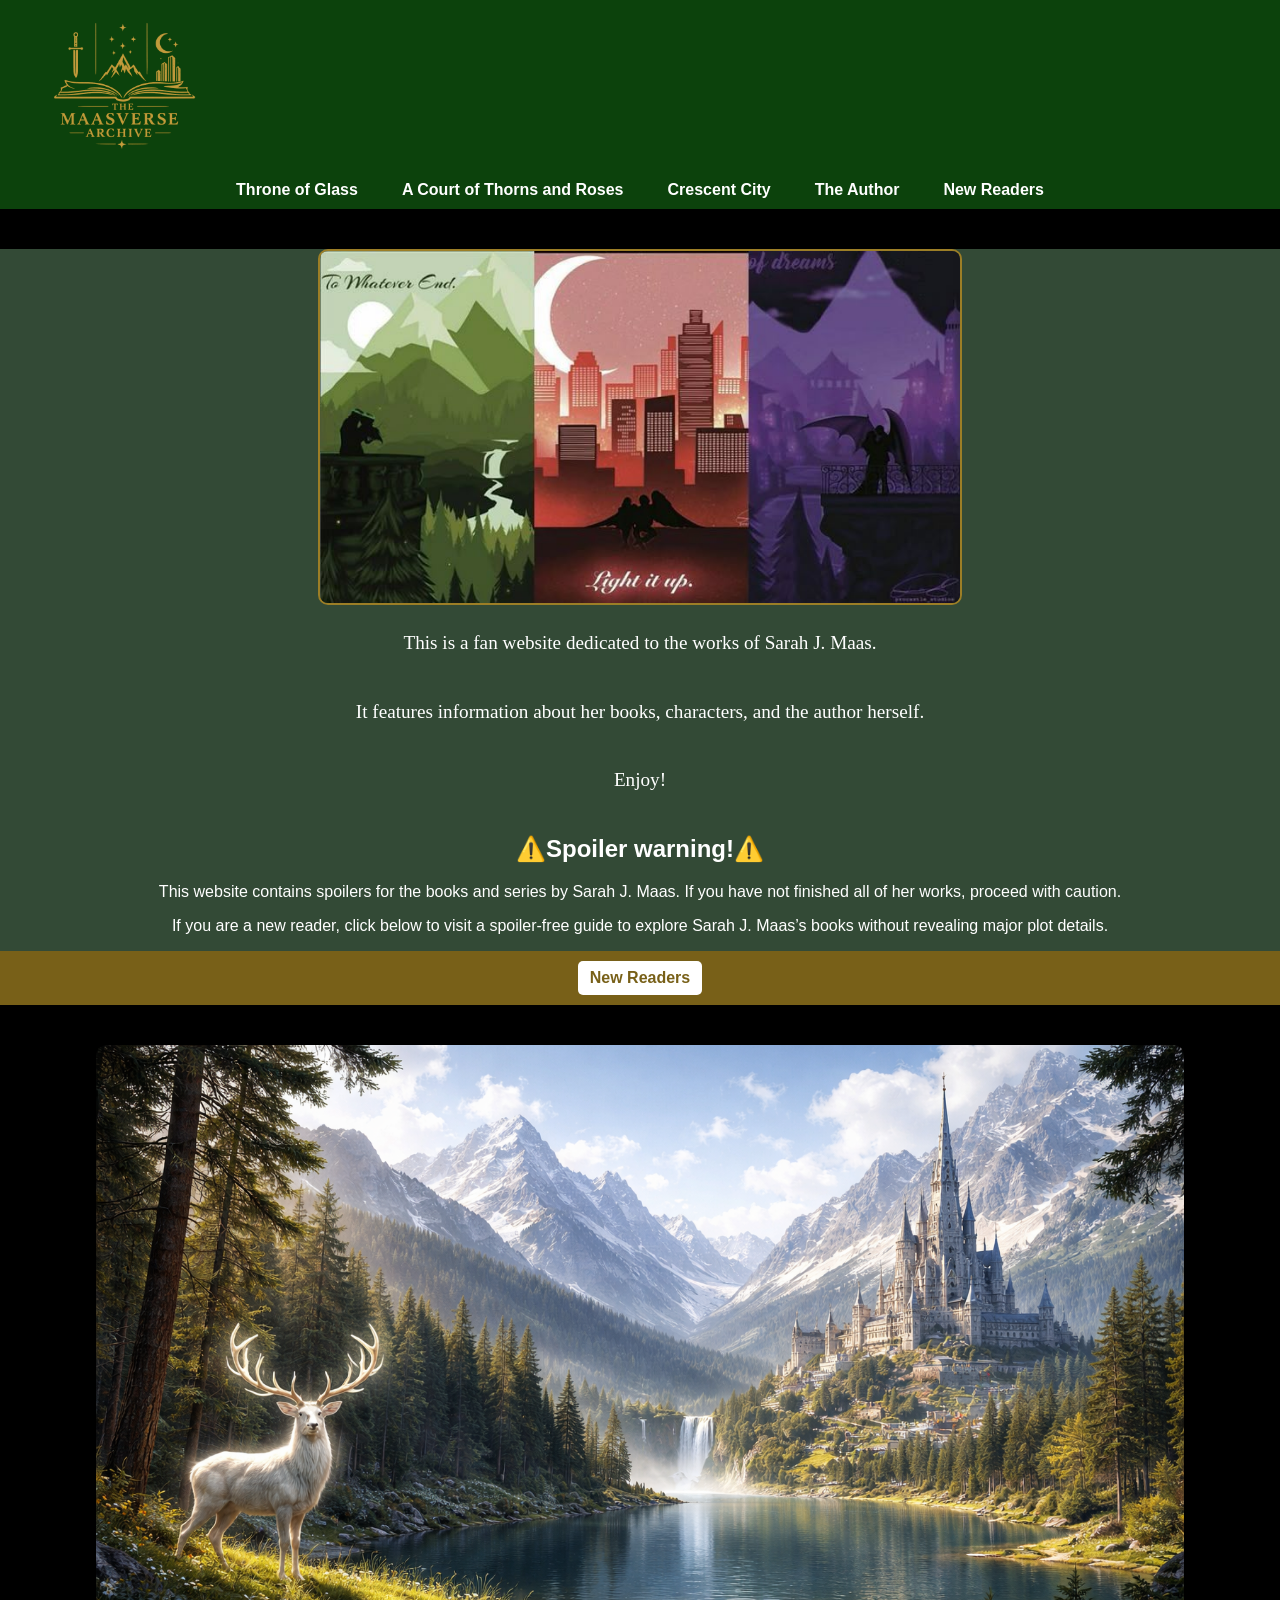
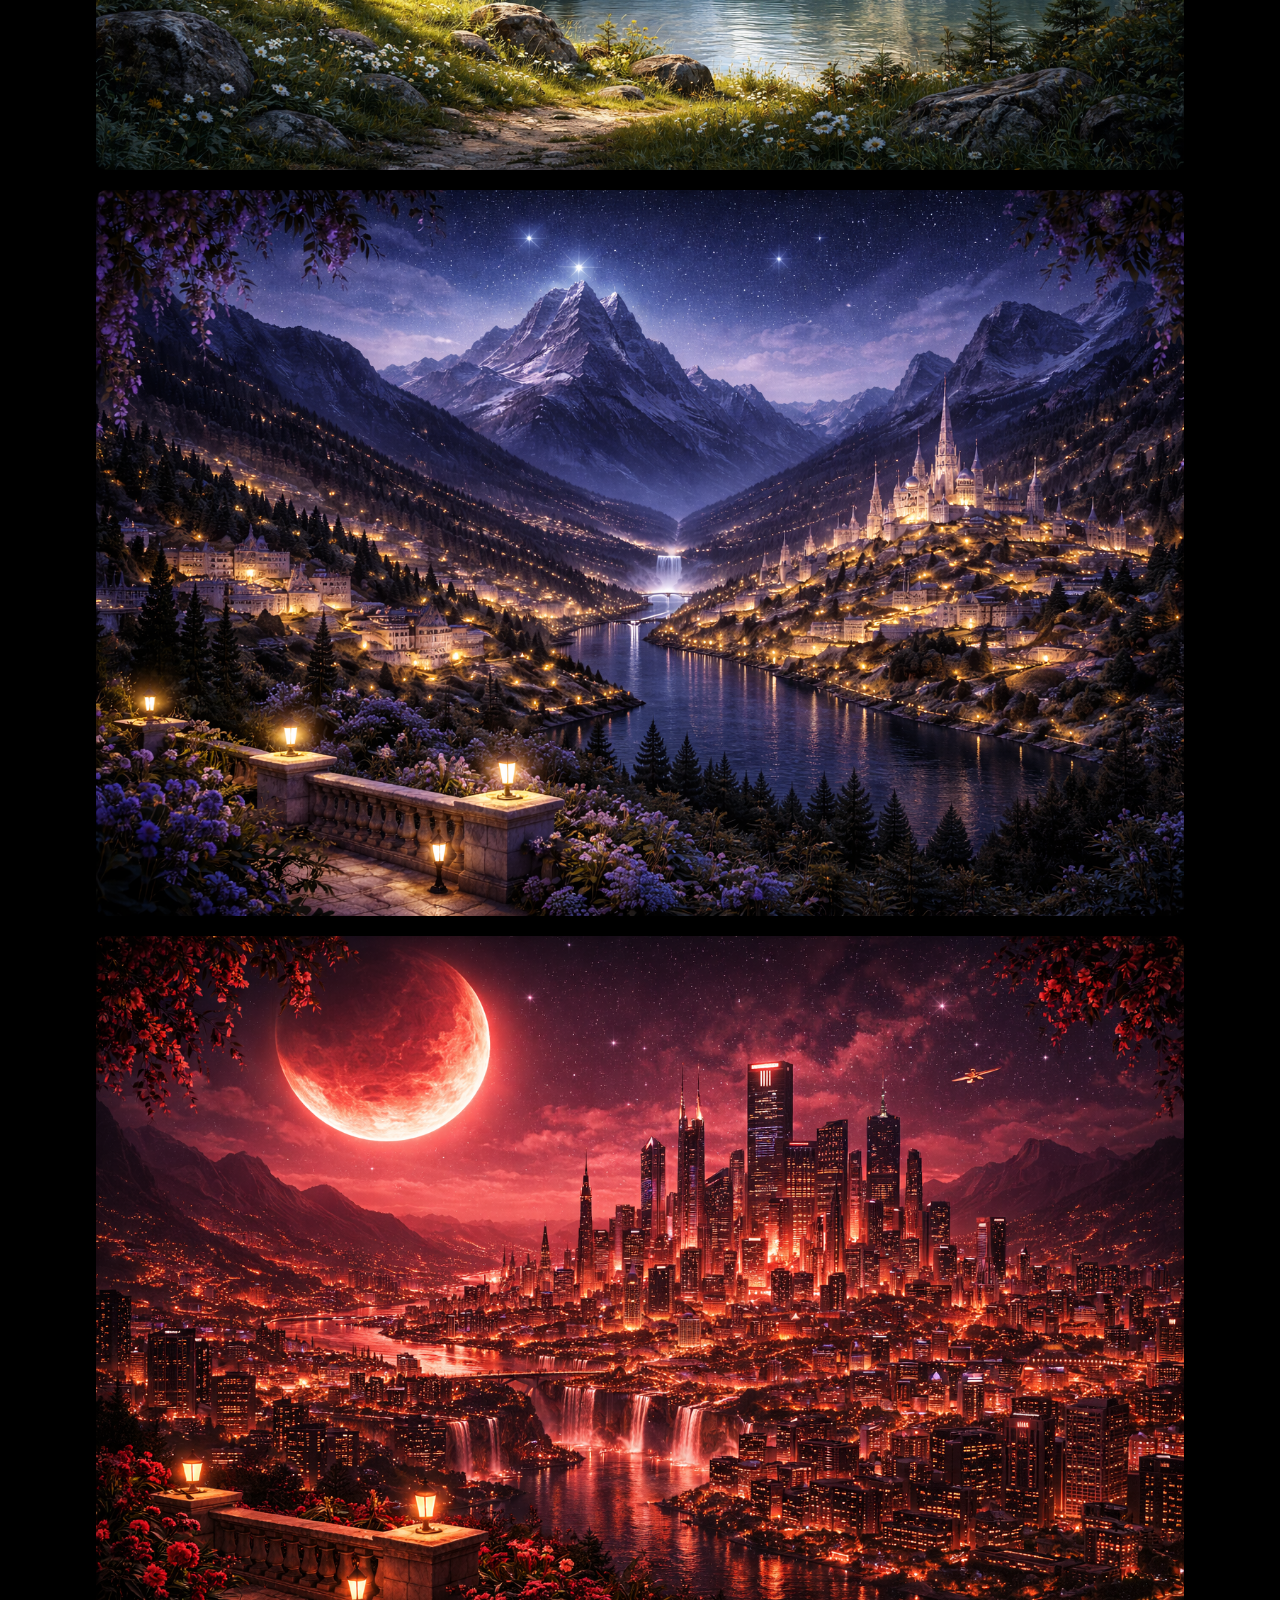
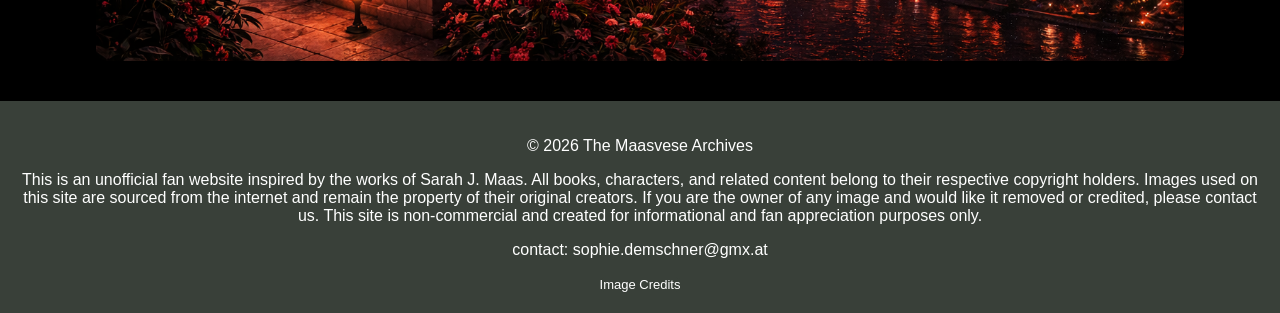
<file: index.html>
<!DOCTYPE html>
<html lang="en-US">

<head>
    <title> Sarah J Maas</title>
    <link rel="stylesheet" href="theme.css">
    <meta charset="UTF-8">
    <meta name="The Maasvese Archives"
        content="A fan website dedicated to the works of Sarah J. Maas, including Throne of Glass, A Court of Thorns and Roses, and Crescent City. Explore character profiles, book summaries, and more!">
</head>

<body>


    <header id="header">
        <a href="index.html">
            <img class="logo" src="images/logo.png" alt="logo">
        </a>
    </header>

    <nav id="navbar">
        <ul>
            <li><a href="ThronOfGlass.html">Throne of Glass</a></li>
            <li><a href="ACOTAR.html">A Court of Thorns and Roses</a></li>
            <li><a href="CrescantCity.html">Crescent City</a></li>
            <li><a href="author.html">The Author</a></li>
            <li><a href="newReaders.html">New Readers</a></li>
        </ul>
    </nav>


    <main>
        <article id="article">
            
<div class="separation"></div>
<img class="mainPic" src="images/universes.jpg" alt="main picture">
            
        <p class="infoText">This is a fan website dedicated to the works of Sarah J. Maas.</p> 
           <p class="infoText"> It features  information about her books, characters, and the author herself. </p>
            <p class="infoText">Enjoy!</p>
            <h2>⚠️Spoiler warning!⚠️</h2>
            <p>This website contains spoilers for the books and series by Sarah J. Maas. If you have not finished all of
                her works,
                proceed with caution.</p>
            <p>If you are a new reader, click below to visit a spoiler-free guide to explore Sarah J. Maas’s books
                without
                revealing major plot details. </p>
            <div id="newReaderLink">
                <a href="newReaders.html">New Readers</a>
            </div>
            <div class="separation"></div>
        </article>
        <section id="grid">
            <div class="card">
                <a href="ThronOfGlass.html">
                    <img src="images/ToGPic.png" alt="Terrasen">
                </a>
                <div id="overlaytog">
                    <a href="ThronOfGlass.html" class="Heading">Throne of Glass</a>
                </div>
            </div>

            <div class="card">
                <a href="ACOTAR.html">
                    <img src="images/ACOTARPic.png" alt="Night court">
                </a>
                <div id="overlayacotar">
                    <a href="ACOTAR.html" class="Heading">A Court of Thorns and Roses</a>
                </div>
            </div>

            <div class="card">
                <a href="CrescantCity.html">
                    <img src="images/CresenctCityPic.png" alt="Crescent City">
                </a>
                <div id="overlaycc">
                    <a href="CrescantCity.html" class="Heading">Crescent City</a>
                </div>
            </div>

        </section>
    </main>

    <div class="separation"></div>


    <footer id="footer">
        <p>© 2026 The Maasvese Archives</p>

        <p>This is an unofficial fan website inspired by the works of Sarah J. Maas. All books, characters, and related
            content belong to their respective copyright holders.

            Images used on this site are sourced from the internet and remain the property of their original creators.
            If you are the owner of any image and would like it removed or credited, please contact us.

            This site is non-commercial and created for informational and fan appreciation purposes only.</p>
        <p>contact: sophie.demschner@gmx.at</p>
        <a id="credit" href="images.html">Image Credits</a>
    </footer>


</body>

</html>
</file>
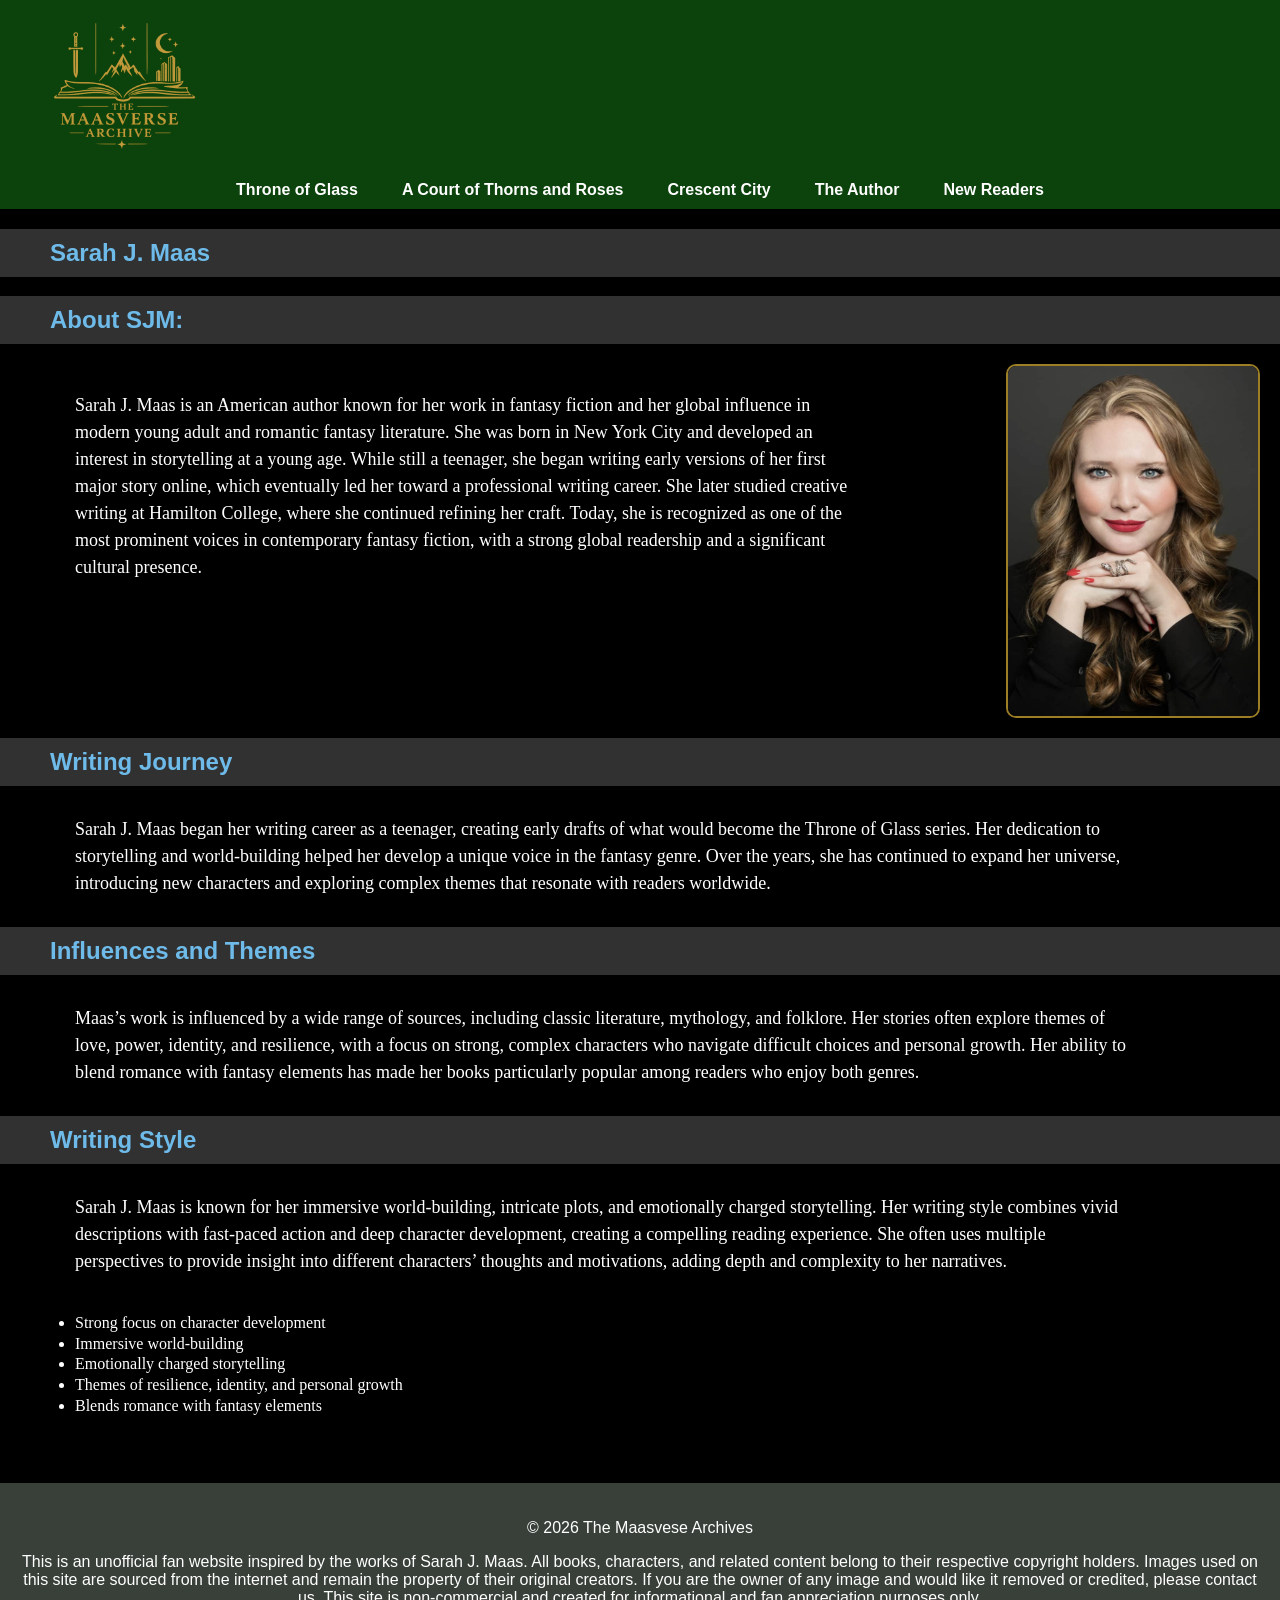
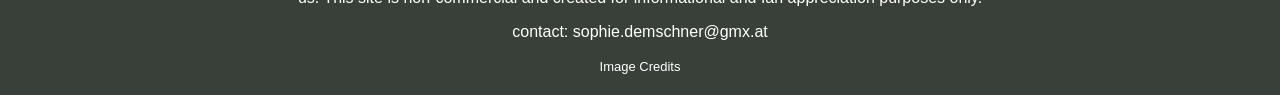
<file: author.html>
<!DOCTYPE html>
<html lang="en-US">

<head>
    <title>The Author - Sarah J. Maas</title>
    <link rel="stylesheet" href="theme.css">
    <link href="https://fonts.googleapis.com/css2?family=Tangerine&display=swap" rel="stylesheet">
    <meta charset="UTF-8">
    <meta name="The Maasvese Archives"
        content="A fan website dedicated to the works of Sarah J. Maas, including Throne of Glass, A Court of Thorns and Roses, and Crescent City. Explore character profiles, book summaries, and more!">

</head>



<body>

    <header id="header">
        <a href="index.html">
            <img class="logo" src="images/logo.png" alt="logo">
        </a>
    </header>

    <nav id="navbar">
        <ul>
            <li><a href="ThronOfGlass.html">Throne of Glass</a></li>
            <li><a href="ACOTAR.html">A Court of Thorns and Roses</a></li>
            <li><a href="CrescantCity.html">Crescent City</a></li>
            <li><a href="author.html">The Author</a></li>
            <li><a href="newReaders.html">New Readers</a></li>
        </ul>
    </nav>

    <section>

        <h1 class="authorH">Sarah J. Maas</h1>
        <h2 class=" authorH">About SJM:</h2>
        <div class="column">
            <p class="authorText">Sarah J. Maas is an American author known for her work in fantasy fiction and her
                global influence in modern young adult and romantic fantasy literature.

                She was born in New York City and developed an interest in storytelling at a young age. While still a
                teenager, she began writing early versions of her first major story online, which eventually led her
                toward a professional writing career. She later studied creative writing at Hamilton College, where she
                continued refining her craft.

                Today, she is recognized as one of the most prominent voices in contemporary fantasy fiction, with a
                strong global readership and a significant cultural presence.</p>
            <img class="pic" src="images/sarah.png" alt="Sarah J. Maas">
        </div>

        <h2 class="authorH">Writing Journey</h2>
        <p class="authorText">Sarah J. Maas began her writing career as a teenager, creating early drafts of what would
            become the Throne of Glass series. Her dedication to storytelling and world-building helped her develop a
            unique voice in the fantasy genre. Over the years, she has continued to expand her universe, introducing new
            characters and exploring complex themes that resonate with readers worldwide.</p>

        <h2 class="authorH">Influences and Themes</h2>
        <p class="authorText">Maas’s work is influenced by a wide range of sources, including classic literature,
            mythology, and folklore. Her stories often explore themes of love, power, identity, and resilience, with a
            focus on strong, complex characters who navigate difficult choices and personal growth. Her ability to blend
            romance with fantasy elements has made her books particularly popular among readers who enjoy both genres.
        </p>

        <h2 class="authorH">Writing Style</h2>
        <p class="authorText">Sarah J. Maas is known for her immersive world-building, intricate plots, and emotionally
            charged storytelling. Her writing style combines vivid descriptions with fast-paced action and deep
            character development, creating a compelling reading experience. She often uses multiple perspectives to
            provide insight into different characters’ thoughts and motivations, adding depth and complexity to her
            narratives.</p>
        <ul class="authorList">
            <li>Strong focus on character development</li>
            <li>Immersive world-building</li>
            <li>Emotionally charged storytelling</li>
            <li>Themes of resilience, identity, and personal growth</li>
            <li>Blends romance with fantasy elements</li>
        </ul>

    </section>

    <div class="separation"></div>


    <footer id="footer">
        <p>© 2026 The Maasvese Archives</p>

        <p>This is an unofficial fan website inspired by the works of Sarah J. Maas. All books, characters, and related
            content belong to their respective copyright holders.

            Images used on this site are sourced from the internet and remain the property of their original creators.
            If you are the owner of any image and would like it removed or credited, please contact us.

            This site is non-commercial and created for informational and fan appreciation purposes only.</p>
        <p>contact: sophie.demschner@gmx.at</p>
        <a id="credit" href="images.html">Image Credits</a>
    </footer>
</body>

</html>
</file>
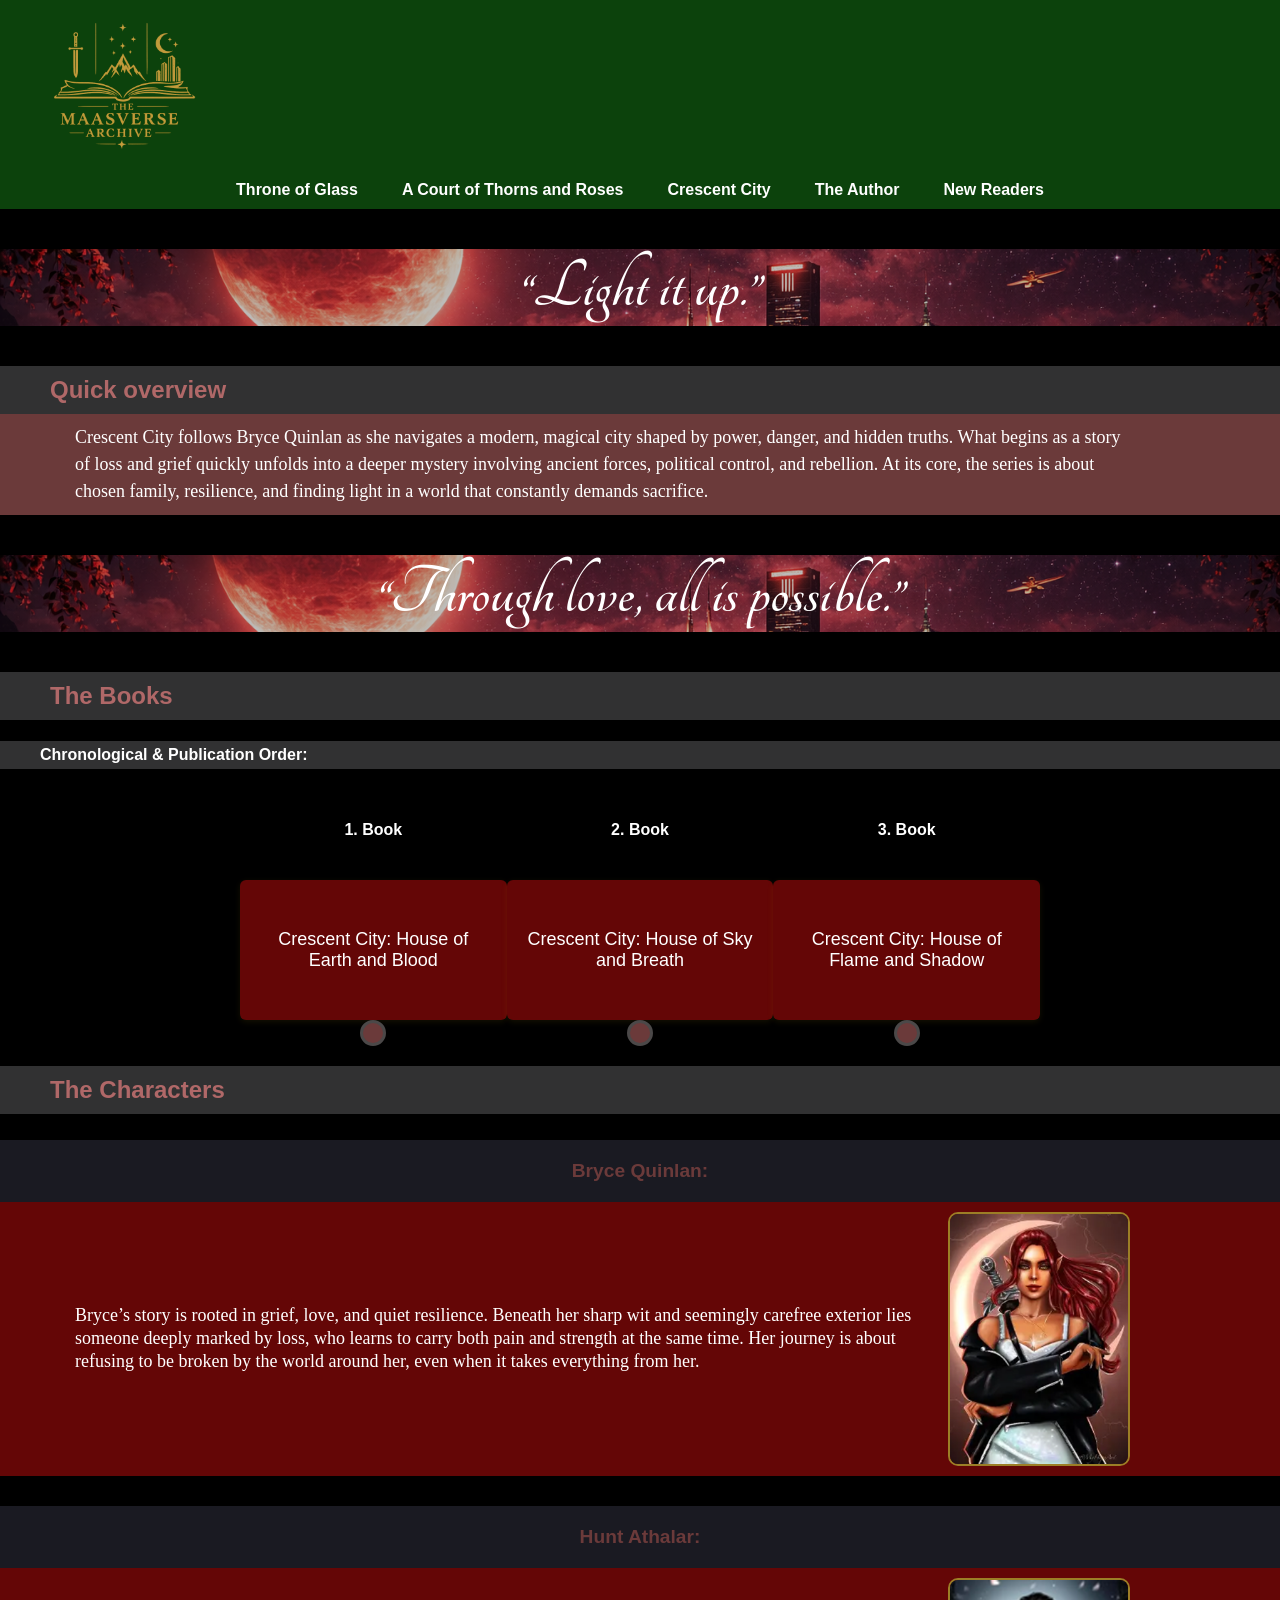
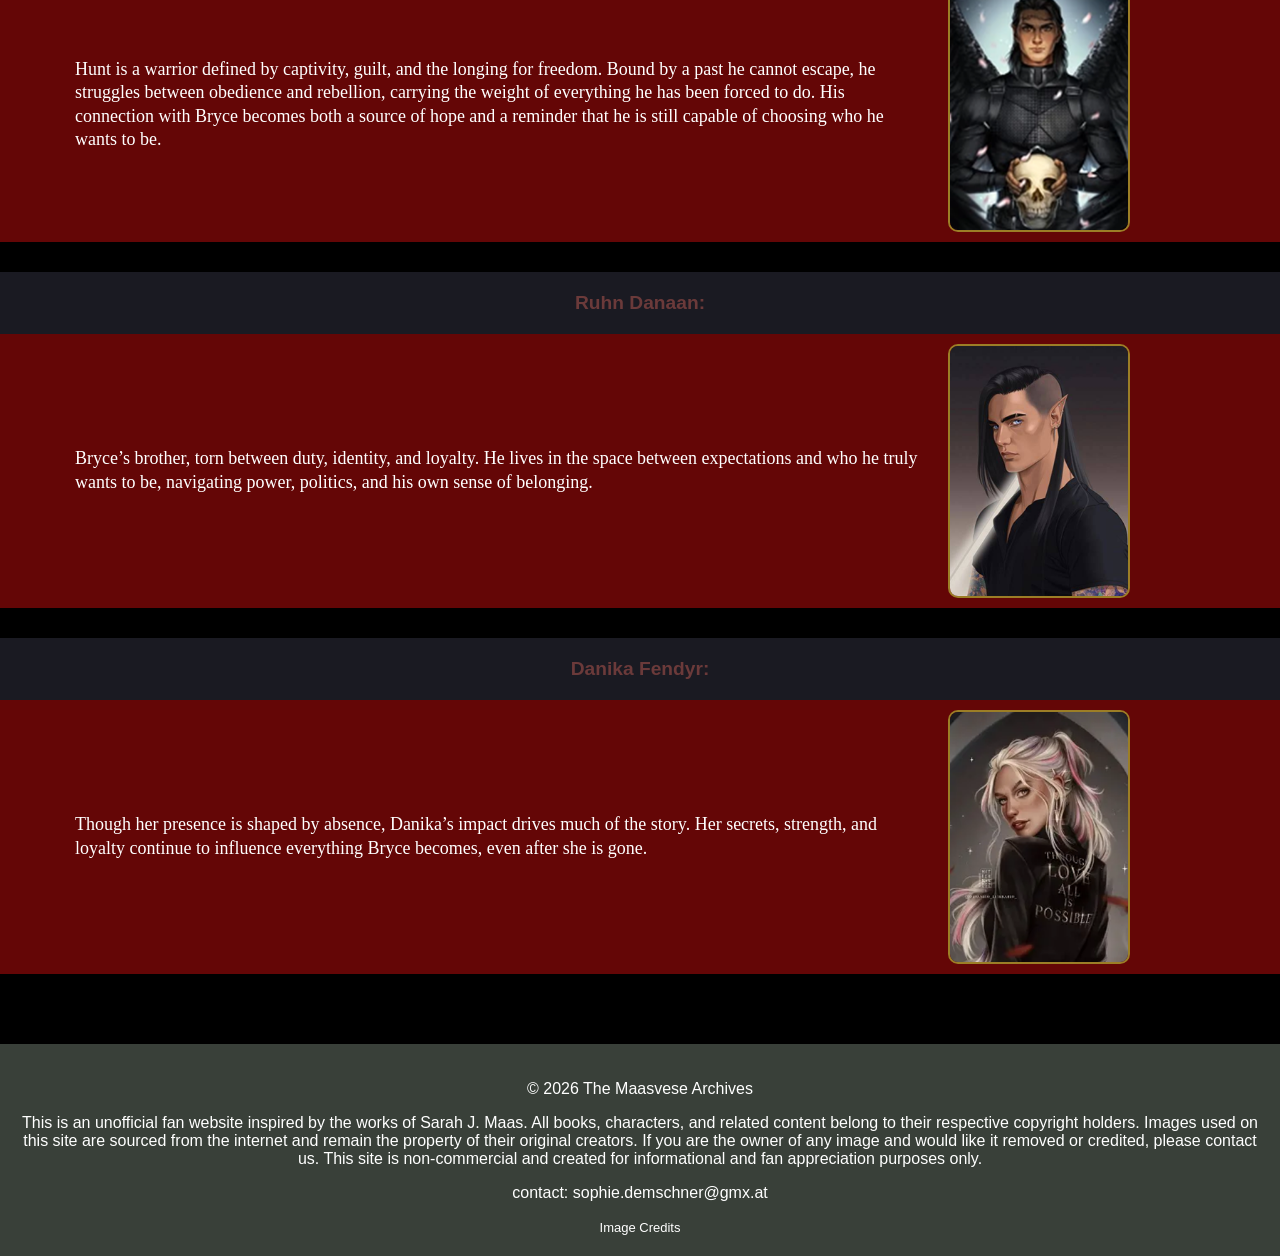
<file: CrescantCity.html>
<!DOCTYPE html>
<html lang="en-US">

<head>
    <title>Crescent City</title>
    <link rel="stylesheet" href="theme.css">
    <link href="https://fonts.googleapis.com/css2?family=Tangerine&display=swap" rel="stylesheet">
    <meta charset="UTF-8">
    <meta name="The Maasvese Archives"
        content="A fan website dedicated to the works of Sarah J. Maas, including Throne of Glass, A Court of Thorns and Roses, and Crescent City. Explore character profiles, book summaries, and more!">

</head>



<body>

    <header id="header">
        <a href="index.html">
            <img class="logo" src="images/logo.png" alt="logo">
        </a>
    </header>

    <nav id="navbar">
        <ul>
            <li><a href="ThronOfGlass.html">Throne of Glass</a></li>
            <li><a href="ACOTAR.html">A Court of Thorns and Roses</a></li>
            <li><a href="CrescantCity.html">Crescent City</a></li>
            <li><a href="author.html">The Author</a></li>
            <li><a href="newReaders.html">New Readers</a></li>
        </ul>
    </nav>

    <section>
        <h3 class="ccquote">“Light it up.”</h3>
        <h2 class="ccH">Quick overview</h2>
        <p id="ccTextOverview">Crescent City follows Bryce Quinlan as she navigates a modern, magical city shaped by
            power, danger, and hidden truths. What begins as a story of loss and grief quickly unfolds into a deeper
            mystery involving ancient forces, political control, and rebellion. At its core, the series is about chosen
            family, resilience, and finding light in a world that constantly demands sacrifice.</p>
        <h3 class="ccquote">“Through love, all is possible.”</h3>

        <h2 class="ccH">The Books</h2>
        <h4 class="order">Chronological & Publication Order: </h4>
        <div class="timelineHorizontal">
            <div class="TimelineEvent">
                <div class="eventDate">1. Book</div>
                <div class="timelineItemcc">Crescent City: House of Earth and Blood</div>
                <div class="eventDotcc"> </div>
            </div>
            <div class="TimelineEvent">
                <div class="eventDate">2. Book</div>
                <div class="timelineItemcc">Crescent City: House of Sky and Breath</div>
                <div class="eventDotcc"> </div>
            </div>
            <div class="TimelineEvent">
                <div class="eventDate">3. Book</div>
                <div class="timelineItemcc">Crescent City: House of Flame and Shadow</div>
                <div class="eventDotcc"> </div>
            </div>
        </div>


        <div>
            <h2 class="ccH">The Characters</h2>
            <div class="charactersCard">
                <h4 class="ccCharacter">Bryce Quinlan: </h4>
                <div class="boxcc">
                    <p>Bryce’s story is rooted in grief, love, and quiet resilience. Beneath her sharp wit and seemingly
                        carefree
                        exterior lies someone deeply marked by loss, who learns to carry both pain and strength at the
                        same time. Her
                        journey is about refusing to be broken by the world around her, even when it takes everything
                        from her.</p>
                    <img class="pic" src="images/bryce.png" alt="Bryce Quinlan">
                </div>
            </div>
            <div class="charactersCard">
                <h4 class="ccCharacter">Hunt Athalar: </h4>
                <div class="boxcc">
                    <p>Hunt is a warrior defined by captivity, guilt, and the longing for freedom. Bound by a past he
                        cannot escape, he
                        struggles between obedience and rebellion, carrying the weight of everything he has been forced
                        to do. His
                        connection with Bryce becomes both a source of hope and a reminder that he is still capable of
                        choosing who he
                        wants to be.</p>
                    <img class="pic" src="images/hunt.png" alt="Hunt Athalar">
                </div>
            </div>
            <div class="charactersCard">
                <h4 class="ccCharacter">Ruhn Danaan: </h4>
                <div class="boxcc">
                    <p>Bryce’s brother, torn between duty, identity, and loyalty. He lives in the space between
                        expectations and who he truly wants to be, navigating power, politics, and his own sense of
                        belonging.</p>
                    <img class="pic" src="images/ruhn.png" alt="Ruhn Danaan">
                </div>
            </div>
            <div class="charactersCard">
            </div>
        </div>
        <div class="charactersCard">
            <h4 class="ccCharacter">Danika Fendyr: </h4>
            <div class="boxcc">
                <p>Though her presence is shaped by absence, Danika’s impact drives much of the story. Her secrets,
                    strength, and loyalty continue to influence everything Bryce becomes, even after she is gone.</p>
                <img class="pic" src="images/danika.png" alt="Danika Fendyr">
            </div>
        </div>

        </div>
    </section>

    <div class="separation"></div>


    <footer id="footer">
        <p>© 2026 The Maasvese Archives</p>

        <p>This is an unofficial fan website inspired by the works of Sarah J. Maas. All books, characters, and related
            content belong to their respective copyright holders.

            Images used on this site are sourced from the internet and remain the property of their original creators.
            If you are the owner of any image and would like it removed or credited, please contact us.

            This site is non-commercial and created for informational and fan appreciation purposes only.</p>
        <p>contact: sophie.demschner@gmx.at</p>
        <a id="credit" href="images.html">Image Credits</a>
    </footer>
</body>

</html>
</file>
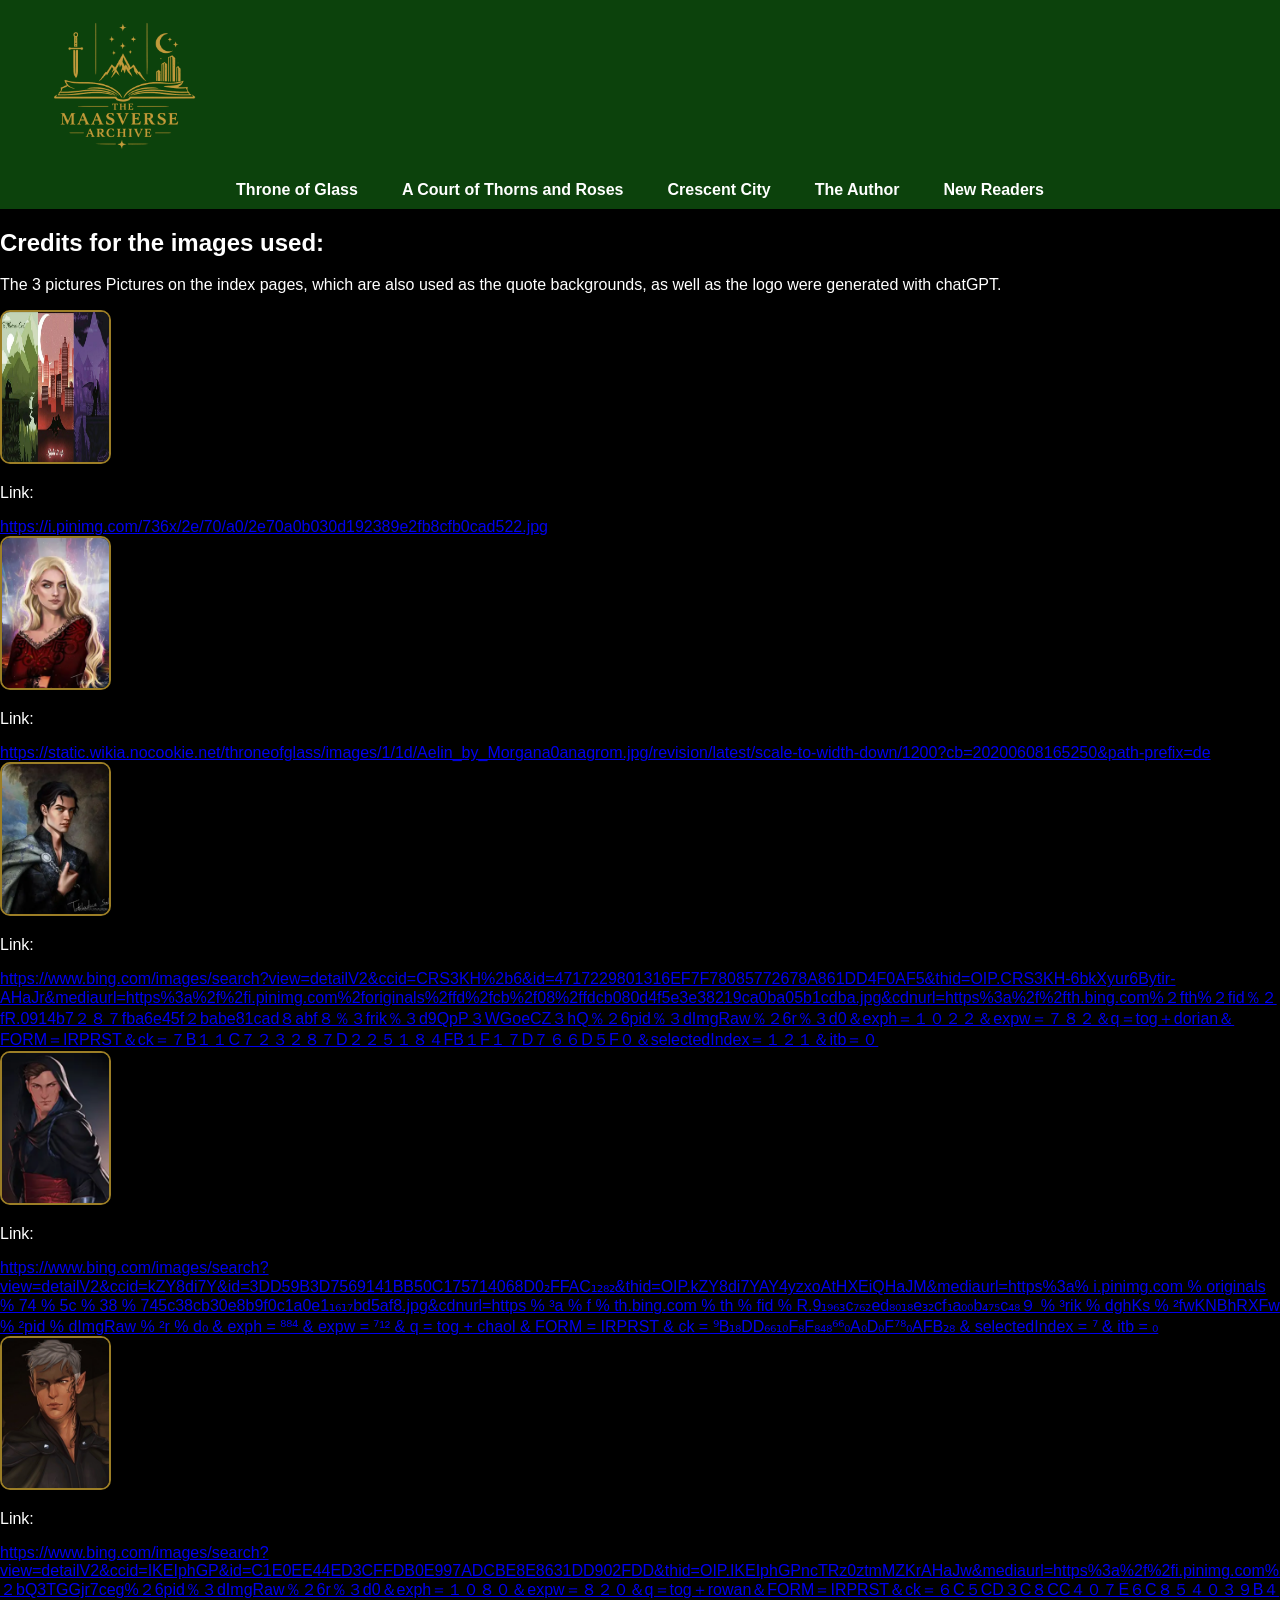
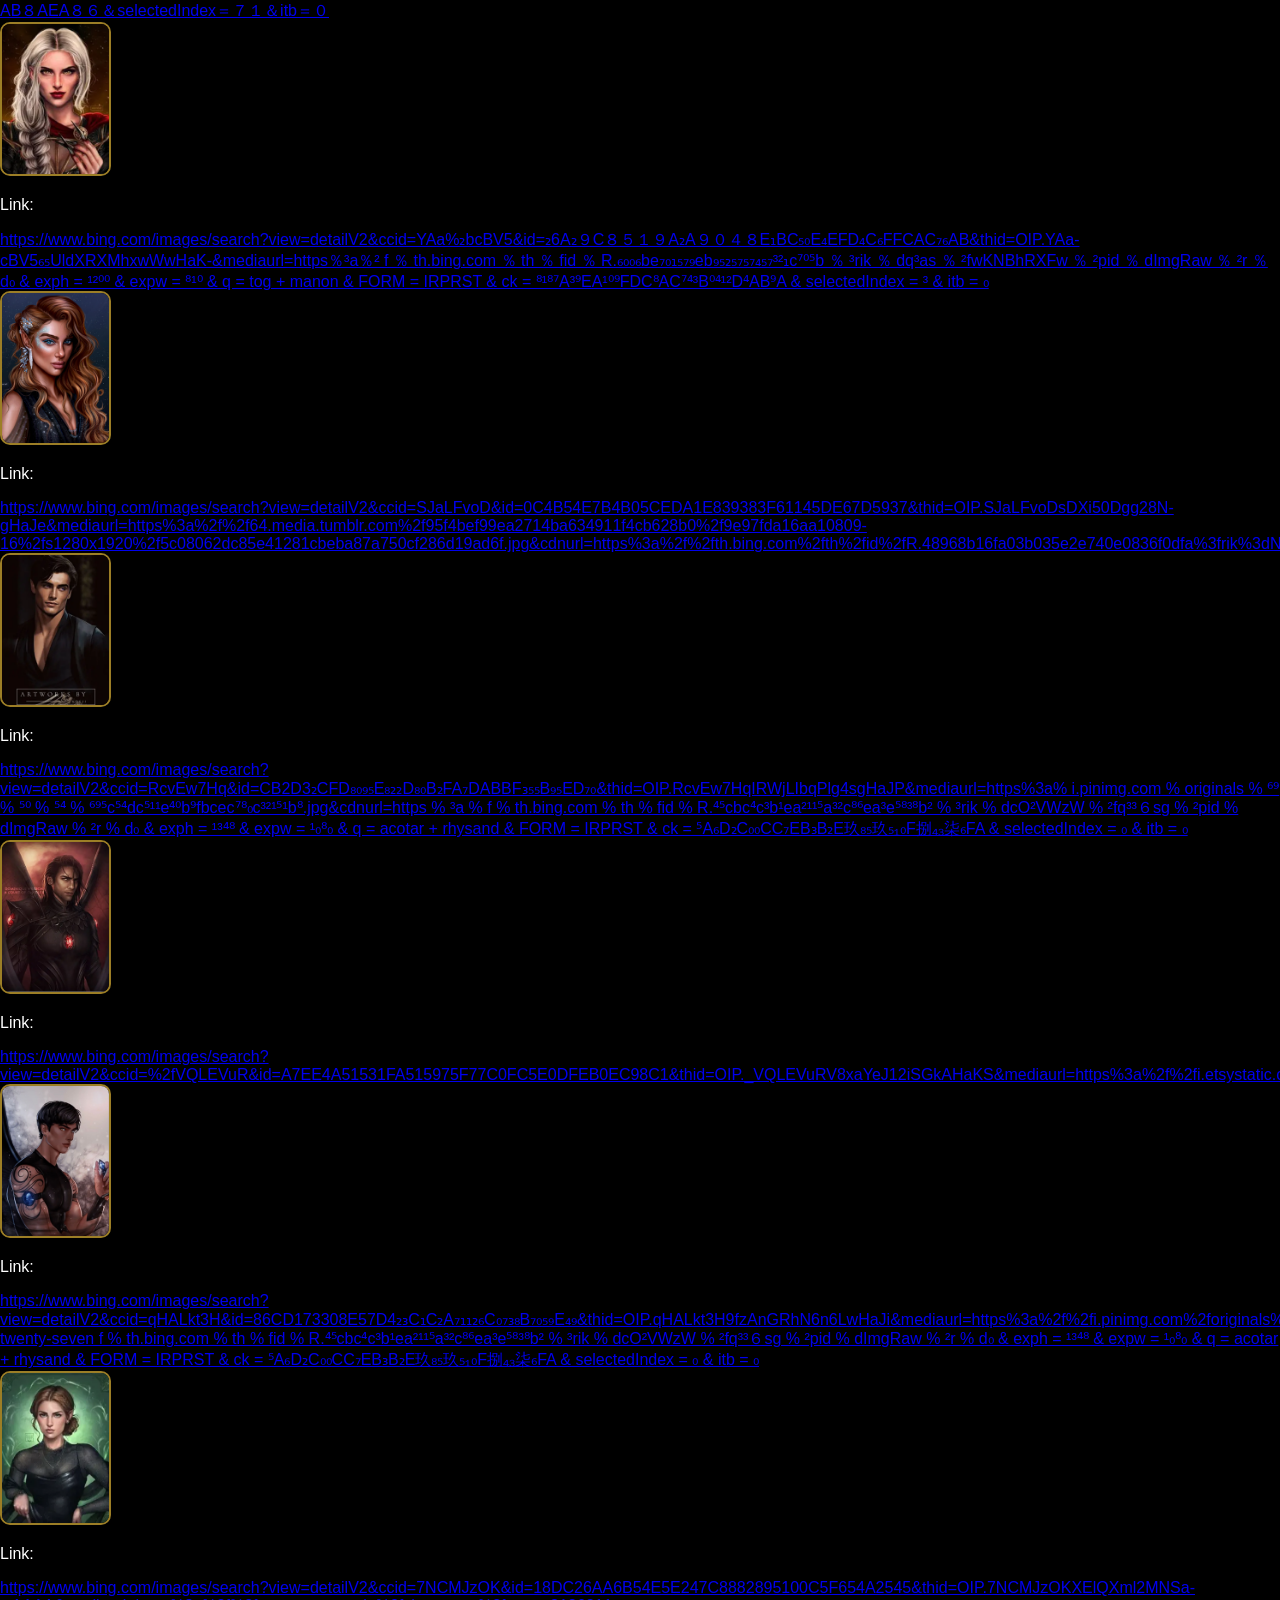
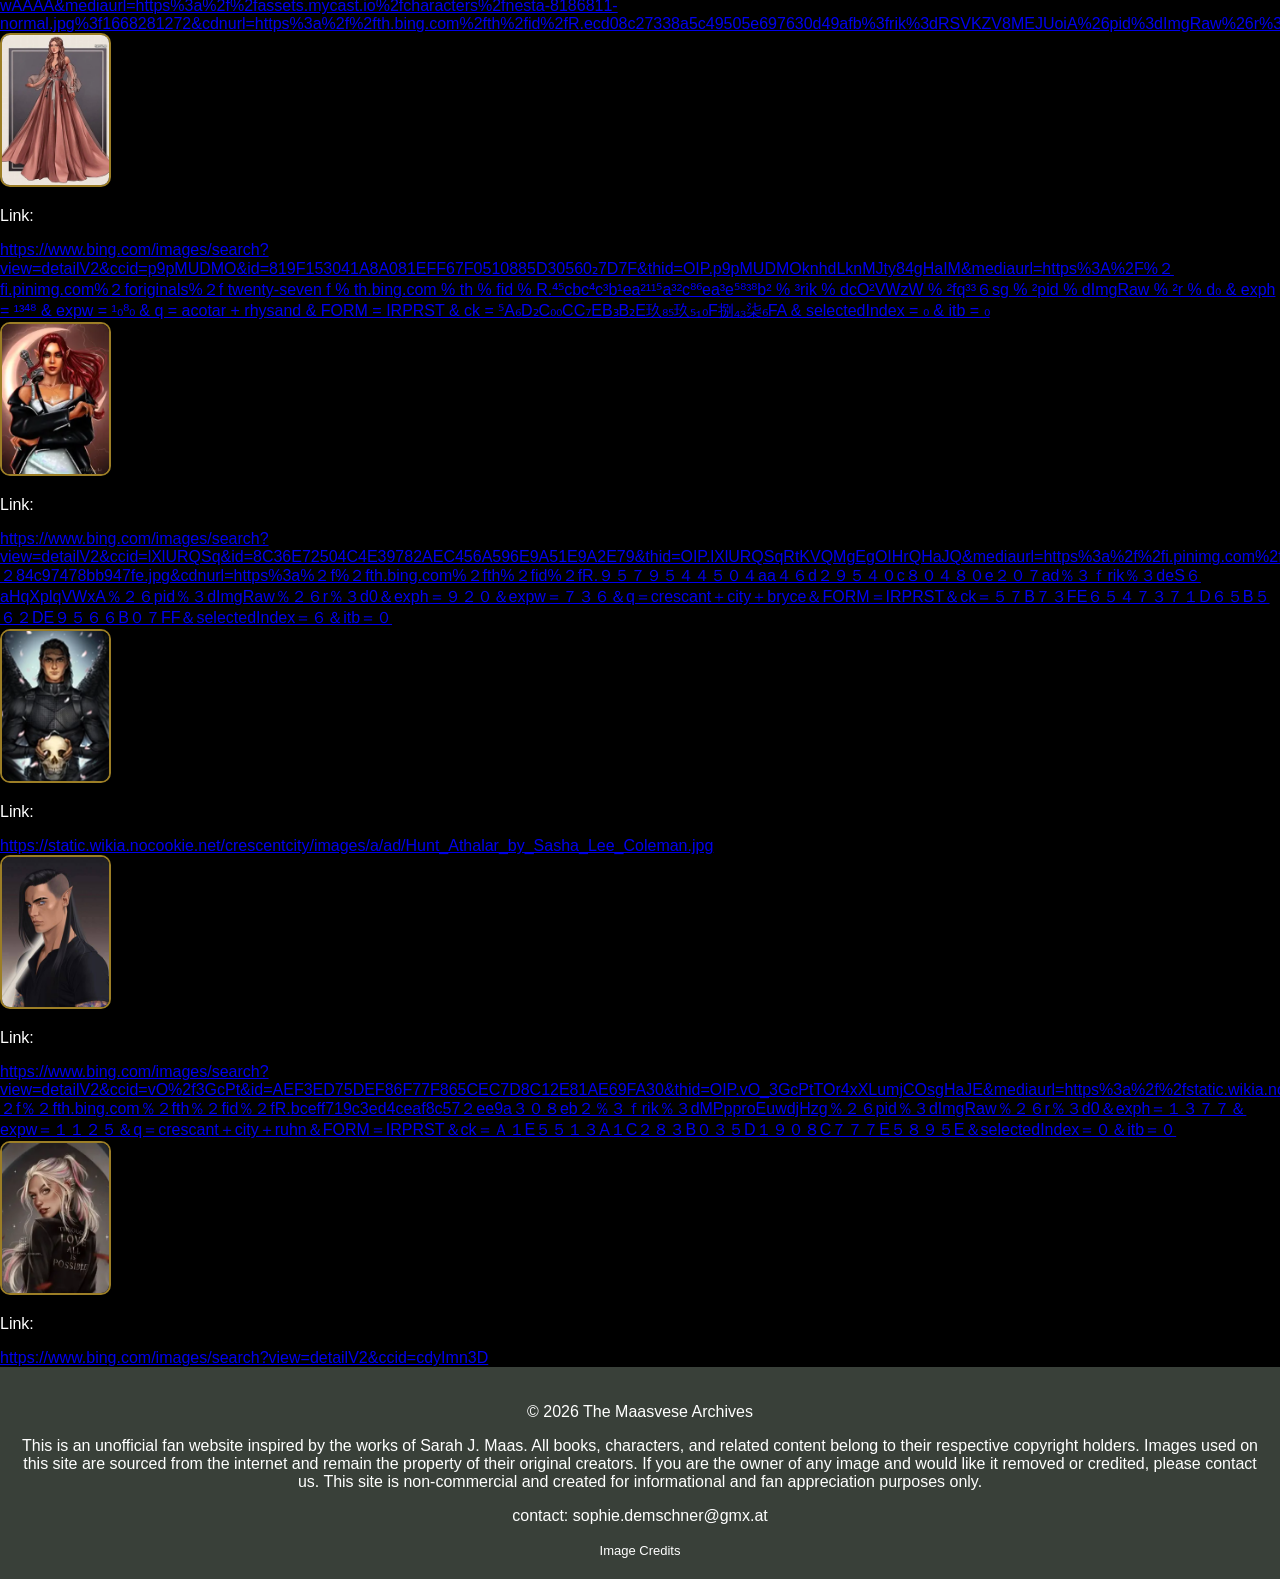
<file: images.html>
<!DOCTYPE html>
<html>

<head>
    <title> Sarah J Maas</title>
    <link rel="stylesheet" href="theme.css">
</head>
<meta charset="UTF-8">
<meta name="The Maasvese Archives"
    content="A fan website dedicated to the works of Sarah J. Maas, including Throne of Glass, A Court of Thorns and Roses, and Crescent City. Explore character profiles, book summaries, and more!">


<body>


    <header id="header">
        <a href="index.html">
            <img class="logo" src="images/logo.png" alt="logo">
        </a>
    </header>

    <nav id="navbar">
        <ul>
            <li><a href="ThronOfGlass.html">Throne of Glass</a></li>
            <li><a href="ACOTAR.html">A Court of Thorns and Roses</a></li>
            <li><a href="CrescantCity.html">Crescent City</a></li>
            <li><a href="author.html">The Author</a></li>
            <li><a href="newReaders.html">New Readers</a></li>
        </ul>
    </nav>

    <main>
        <h2>Credits for the images used: </h2>

        <section class="imageCredits">

            <div class="geneatetPic">
                <p>The 3 pictures Pictures on the index pages, which are also used as the quote backgrounds, as well as
                    the logo were generated with
                    chatGPT.</p>
            </div>
            <div class="universe"></div>
            <img class="cpic" src="images/universes.jpg" alt="universes">
            <p>Link: </p>
            <a href="https://i.pinimg.com/736x/2e/70/a0/2e70a0b030d192389e2fb8cfb0cad522.jpg"
                target="_blank">https://i.pinimg.com/736x/2e/70/a0/2e70a0b030d192389e2fb8cfb0cad522.jpg</a>
            </div>

            <div class="aelin">
                <img class="cpic" src="images/aelin.png" alt="Aelin">
                <p>Link: </p>
                <a href="https://static.wikia.nocookie.net/throneofglass/images/1/1d/Aelin_by_Morgana0anagrom.jpg/revision/latest/scale-to-width-down/1200?cb=20200608165250&path-prefix=de"
                    target="_blank">https://static.wikia.nocookie.net/throneofglass/images/1/1d/Aelin_by_Morgana0anagrom.jpg/revision/latest/scale-to-width-down/1200?cb=20200608165250&path-prefix=de</a>
            </div>
            <div class="dorian">
                <img class="cpic" src="images/dorian.png" alt="Dorian">
                <p>Link: </p>
                <a href="https://www.bing.com/images/search?view=detailV2&ccid=CRS3KH%2b6&id=4717229801316EF7F78085772678A861DD4F0AF5&thid=OIP.CRS3KH-6bkXyur6Bytir-AHaJr&mediaurl=https%3a%2f%2fi.pinimg.com%2foriginals%2ffd%2fcb%2f08%2ffdcb080d4f5e3e38219ca0ba05b1cdba.jpg&cdnurl=https%3a%2f%2fth.bing.com%2fth%2fid%2fR.0914b7287fba6e45f2babe81cad8abf8%3frik%3d9QpP3WGoeCZ3hQ%26pid%3dImgRaw%26r%3d0&exph=1022&expw=782&q=tog+dorian&FORM=IRPRST&ck=7B11C723287D225184FB1F17D766D5F0&selectedIndex=121&itb=0"
                    target="_blank">https://www.bing.com/images/search?view=detailV2&ccid=CRS3KH%2b6&id=4717229801316EF7F78085772678A861DD4F0AF5&thid=OIP.CRS3KH-6bkXyur6Bytir-AHaJr&mediaurl=https%3a%2f%2fi.pinimg.com%2foriginals%2ffd%2fcb%2f08%2ffdcb080d4f5e3e38219ca0ba05b1cdba.jpg&cdnurl=https%3a%2f%2fth.bing.com%２fth%２fid％２fR.0914b7２８７fba6e45f２babe81cad８abf８％３frik％３d9QpP３WGoeCZ３hQ％２6pid％３dImgRaw％２6r％３d0＆exph＝１０２２＆expw＝７８２＆q＝tog＋dorian＆FORM＝IRPRST＆ck＝７B１１C７２３２８７D２２５１８４FB１F１７D７６６D５F０＆selectedIndex＝１２１＆itb＝０</a>
            </div>
            <div class="chaol">
                <img class="cpic" src="images/chaol.png" alt="Chaol">
                <p>Link: </p>
                <a href="https://www.bing.com/images/search?view=detailV2&ccid=kZY8di7Y&id=3DD59B3D7569141BB50C175714068D0₂FFAC₁₂₈₂&thid=OIP.kZY8di7YAY4yzxoAtHXEiQHaJM&mediaurl=https%3a%  i.pinimg.com % originals %  74 %  5c %  38 %  745c38cb30e8b9f0c1a0e1₁₆₁₇bd5af8.jpg&cdnurl=https %  ³a %  f %  th.bing.com %  th %  fid %  R.9₁₉₆₃c₇₆₂ed₈₀₁₈e₃₂cf₁a₀₀b₄₇₅c₄₈９ % ³rik %  dghKs %  ²fwKNBhRXFw %  ²pid %  dImgRaw %  ²r %  d₀ & exph = ⁸⁸⁴ & expw = ⁷¹² & q = tog + chaol & FORM = IRPRST & ck = ⁹B₁₈DD₆₆₁₀F₈F₈₄₈⁶⁶₀A₀D₀F⁷⁸₀AFB₂₈ & selectedIndex = ⁷ & itb = ₀ "
                    target="_blank ">https://www.bing.com/images/search?view=detailV2&ccid=kZY8di7Y&id=3DD59B3D7569141BB50C175714068D0₂FFAC₁₂₈₂&thid=OIP.kZY8di7YAY4yzxoAtHXEiQHaJM&mediaurl=https%3a%
                    i.pinimg.com % originals % 74 % 5c % 38 % 745c38cb30e8b9f0c1a0e1₁₆₁₇bd5af8.jpg&cdnurl=https % ³a % f
                    % th.bing.com % th % fid % R.9₁₉₆₃c₇₆₂ed₈₀₁₈e₃₂cf₁a₀₀b₄₇₅c₄₈９ % ³rik % dghKs % ²fwKNBhRXFw % ²pid %
                    dImgRaw % ²r % d₀ & exph = ⁸⁸⁴ & expw = ⁷¹² & q = tog + chaol & FORM = IRPRST & ck =
                    ⁹B₁₈DD₆₆₁₀F₈F₈₄₈⁶⁶₀A₀D₀F⁷⁸₀AFB₂₈ & selectedIndex = ⁷ & itb = ₀ </a>
            </div>
            <div class="rowan">
                <img class="cpic" src="images/rowan.png" alt="Rowan">
                <p>Link: </p>
                <a href="https://www.bing.com/images/search?view=detailV2&ccid=IKEIphGP&id=C1E0EE44ED3CFFDB0E997ADCBE8E8631DD902FDD&thid=OIP.IKEIphGPncTRz0ztmMZKrAHaJw&mediaurl=https%3a%2f%2fi.pinimg.com%2foriginals%2f75%2fa4%2ff1%2f75a4f1690665df890c9ec381a58f787f.jpg&cdnurl=https%3a%2f%2fth.bing.com%2fth%2fid%2fR.20a108a6118f9dc4d1cf4ced98c64aac%3frik%3d3S%252bQ3TGGjr7ceg%26pid%3dImgRaw%26r%3d0&exph=1080&expw=820&q=tog+rowan&FORM=IRPRST&ck=6C5CD3C8CC407E6C854039B4AB8AEA86&selectedIndex=71&itb=0"
                    target="_blank">https://www.bing.com/images/search?view=detailV2&ccid=IKEIphGP&id=C1E0EE44ED3CFFDB0E997ADCBE8E8631DD902FDD&thid=OIP.IKEIphGPncTRz0ztmMZKrAHaJw&mediaurl=https%3a%2f%2fi.pinimg.com%2foriginals%2f75%2fa4%2ff1%2f75a4f1690665df890c9ec381a58f787f.jpg&cdnurl=https%3a%2f%2fth.bing.com%2fth%2fid%2fR.20a108a6118f9dc4d1cf4ced98c64aac%3frik%3d3S%25２bQ3TGGjr7ceg%２6pid％３dImgRaw％２6r％３d0＆exph＝１０８０＆expw＝８２０＆q＝tog＋rowan＆FORM＝IRPRST＆ck＝６C５CD３C８CC４０７E６C８５４０３９B４AB８AEA８６＆selectedIndex＝７１＆itb＝０</a>
            </div>
            <div class="manon">
                <img class="cpic" src="images/manon.png" alt="Manon">
                <p>Link: </p>
                <a href="https://www.bing.com/images/search?view=detailV2&ccid=YAa%２bcBV5&id=２6A２９C８５１９A２A９０４８E１BC５０E４EFD４C６FFCAC７６AB&thid=OIP.YAa-cBV5６５UldXRXMhxwWwHaK-&mediaurl=https％３a％２f％２fi.pinimg.com％２foriginals％２f４８％２fac％２f６９％２f４８ac６９０ad７fad７e０２０ed８０cb５b４f０６３２.jpg&cdnurl=https％３a％２f％２fth.bing.com％２fth％２fid％２fR.６００６be７０１５７９eb９５２５７５７４５７３２１c７０５b％３frik％３dq３as％２５２ｆG９M％２５２ｆU４OxQ％２6pid％３dImgRaw％２6r％３d₀＆exph＝１２０₀＆expw＝８１₀＆q＝tog＋manon＆FORM＝IRPRST＆ck＝８１８７A３９EA１₀９FDC８AC７４３B₀４１₂D４AB９A＆selectedIndex＝３＆itb＝₀"
                    target="_blank">https://www.bing.com/images/search?view=detailV2&ccid=YAa%₂bcBV5&id=₂6A₂９C８５１９A₂A９０４８E₁BC₅₀E₄EFD₄C₆FFCAC₇₆AB&thid=OIP.YAa-cBV5₆₅UldXRXMhxwWwHaK-&mediaurl=https％³a％²
                    f ％ th.bing.com ％ th ％ fid ％ R.₆₀₀₆be₇₀₁₅₇₉eb₉₅₂₅₇₅₇₄₅₇³²₁c⁷⁰⁵b ％ ³rik ％ dq³as ％ ²fwKNBhRXFw ％ ²pid
                    ％ dImgRaw ％ ²r ％ d₀ & exph = ¹²⁰⁰ & expw = ⁸¹⁰ & q = tog + manon & FORM = IRPRST & ck =
                    ⁸¹⁸⁷A³⁹EA¹⁰⁹FDC⁸AC⁷⁴³B⁰⁴¹²D⁴AB⁹A & selectedIndex = ³ & itb = ₀</a>
            </div>
            <div class="feyre">
                <img class="cpic" src="images/feyre.png" alt="Feyre">
                <p>Link: </p>
                <a href="https://www.bing.com/images/search?view=detailV2&ccid=SJaLFvoD&id=0C4B54E7B4B05CEDA1E839383F61145DE67D5937&thid=OIP.SJaLFvoDsDXi50Dgg28N-gHaJe&mediaurl=https%3a%2f%2f64.media.tumblr.com%2f95f4bef99ea2714ba634911f4cb628b0%2f9e97fda16aa10809-16%2fs1280x1920%2f5c08062dc85e41281cbeba87a750cf286d19ad6f.jpg&cdnurl=https%3a%2f%2fth.bing.com%2fth%2fid%2fR.48968b16fa03b035e2e740e0836f0dfa%3frik%3dN1l95l0UYT84OQ%26pid%3dImgRaw%26r%3d0&exph=1638&expw=1280&q=acotar+feyre&FORM=IRPRST&ck=9693FBBDFBBDAA6FF4F18673B7836290&selectedIndex=107&itb=0"
                    target="_blank">https://www.bing.com/images/search?view=detailV2&ccid=SJaLFvoD&id=0C4B54E7B4B05CEDA1E839383F61145DE67D5937&thid=OIP.SJaLFvoDsDXi50Dgg28N-gHaJe&mediaurl=https%3a%2f%2f64.media.tumblr.com%2f95f4bef99ea2714ba634911f4cb628b0%2f9e97fda16aa10809-16%2fs1280x1920%2f5c08062dc85e41281cbeba87a750cf286d19ad6f.jpg&cdnurl=https%3a%2f%2fth.bing.com%2fth%2fid%2fR.48968b16fa03b035e2e740e0836f0dfa%3frik%3dN1l95l0UYT84OQ%26pid%3dImgRaw%26r%3d0&exph=1638&expw=1280&q=acotar+feyre&FORM=IRPRST&ck=9693FBBDFBBDAA6FF4F18673B7836290&selectedIndex=107&itb=0</a>
            </div>
            <div class="rhysand">
                <img class="cpic" src="images/rhys.png" alt="Rhysand">
                <p>Link: </p>
                <a href="https://www.bing.com/images/search?view=detailV2&ccid=RcvEw7Hq&id=CB2D3₂CFD₈₀₉₅E₈₂₂D₈₀B₂FA₇DABBF₃₅₅B₉₅ED₇₀&thid=OIP.RcvEw7HqIRWjLIbqPlg4sgHaJP&mediaurl=https%3a%  i.pinimg.com % originals %  ⁶⁹ %  ⁵⁰ %  ⁵⁴ %  ⁶⁹⁵c⁵⁴dc⁵¹¹e⁴⁰b⁹fbcec⁷⁸₀c³²¹⁵¹b⁸.jpg&cdnurl=https %  ³a %  f %  th.bing.com %  th %  fid %  R.⁴⁵cbc⁴c³b¹ea²¹¹⁵a³²c⁸⁶ea³e⁵⁸³⁸b² % ³rik %  dcO²VWzW %  ²fq³³６sg %  ²pid %  dImgRaw %  ²r %  d₀ & exph = ¹³⁴⁸ & expw = ¹₀⁸₀ & q = acotar + rhysand & FORM = IRPRST & ck = ⁵A₆D₂C₀₀CC₇EB₃B₂E玖₈₅玖₅₁₀F捌₄₃柒₆FA & selectedIndex = ₀ & itb = ₀"
                    target="_blank">https://www.bing.com/images/search?view=detailV2&ccid=RcvEw7Hq&id=CB2D3₂CFD₈₀₉₅E₈₂₂D₈₀B₂FA₇DABBF₃₅₅B₉₅ED₇₀&thid=OIP.RcvEw7HqIRWjLIbqPlg4sgHaJP&mediaurl=https%3a%
                    i.pinimg.com % originals % ⁶⁹ % ⁵⁰ % ⁵⁴ % ⁶⁹⁵c⁵⁴dc⁵¹¹e⁴⁰b⁹fbcec⁷⁸₀c³²¹⁵¹b⁸.jpg&cdnurl=https % ³a % f
                    % th.bing.com % th % fid % R.⁴⁵cbc⁴c³b¹ea²¹¹⁵a³²c⁸⁶ea³e⁵⁸³⁸b² % ³rik % dcO²VWzW % ²fq³³６sg % ²pid %
                    dImgRaw % ²r % d₀ & exph = ¹³⁴⁸ & expw = ¹₀⁸₀ & q = acotar + rhysand & FORM = IRPRST & ck =
                    ⁵A₆D₂C₀₀CC₇EB₃B₂E玖₈₅玖₅₁₀F捌₄₃柒₆FA & selectedIndex = ₀ & itb = ₀</a>
            </div>
            <div class=" cassian">
                <img class="cpic" src="images/cassian.png" alt="Cassian">
                <p>Link: </p>
                <a href="https://www.bing.com/images/search?view=detailV2&ccid=%2fVQLEVuR&id=A7EE4A51531FA515975F77C0FC5E0DFEB0EC98C1&thid=OIP._VQLEVuRV8xaYeJ12iSGkAHaKS&mediaurl=https%3a%2f%2fi.etsystatic.com%2f13927356%2fr%2fil%2febbc90%2f4334389863%2fil_1080xN.4334389863_dbsj.jpg&cdnurl=https%3a%2f%2fth.bing.com%2fth%2fid%2fR.fd540b115b9157cc5a61e275da248690%3frik%3dwZjssP4NXvzAdw%26pid%3dImgRaw%26r%3d0&exph=1500&expw=1080&q=acotar+cassian&FORM=IRPRST&ck=8BA19D9FB28E5DCCEEFD8C5E8D77EC11&selectedIndex=21&itb=0"
                    target="_blank">https://www.bing.com/images/search?view=detailV2&ccid=%2fVQLEVuR&id=A7EE4A51531FA515975F77C0FC5E0DFEB0EC98C1&thid=OIP._VQLEVuRV8xaYeJ12iSGkAHaKS&mediaurl=https%3a%2f%2fi.etsystatic.com%2f13927356%2fr%2fil%2febbc90%2f4334389863%2fil_1080xN.4334389863_dbsj.jpg&cdnurl=https%3a%2f%2fth.bing.com%2fth%2fid%2fR.fd540b115b9157cc5a61e275da248690%3frik%3dwZjssP4NXvzAdw%26pid%3dImgRaw%26r%3d0&exph=1500&expw=1080&q=acotar+cassian&FORM=IRPRST&ck=8BA19D9FB28E5DCCEEFD8C5E8D77EC11&selectedIndex=21&itb=0</a>
            </div>
            <div class="azriel">
                <img class="cpic" src="images/azriel.png" alt="Azriel">
                <p>Link: </p>
                <a href="https://www.bing.com/images/search?view=detailV2&ccid=qHALkt3H&id=86CD173308E57D4₂₃C₁C₂A₇₁₁₂₆C₀₇₃₈B₇₀₅₉E₄₉&thid=OIP.qHALkt3H9fzAnGRhN6n6LwHaJi&mediaurl=https%3a%2f%2fi.pinimg.com%2foriginals%2f58% twenty-seven  f %  th.bing.com %  th %  fid %  R.⁴⁵cbc⁴c³b¹ea²¹¹⁵a³²c⁸⁶ea³e⁵⁸³⁸b² % ³rik %  dcO²VWzW %  ²fq³³６sg %  ²pid %  dImgRaw %  ²r %  d₀ & exph = ¹³⁴⁸ & expw = ¹₀⁸₀ & q = acotar + rhysand & FORM = IRPRST & ck = ⁵A₆D₂C₀₀CC₇EB₃B₂E玖₈₅玖₅₁₀F捌₄₃柒₆FA & selectedIndex = ₀ & itb = ₀"
                    target="_blank">https://www.bing.com/images/search?view=detailV2&ccid=qHALkt3H&id=86CD173308E57D4₂₃C₁C₂A₇₁₁₂₆C₀₇₃₈B₇₀₅₉E₄₉&thid=OIP.qHALkt3H9fzAnGRhN6n6LwHaJi&mediaurl=https%3a%2f%2fi.pinimg.com%2foriginals%2f58%
                    twenty-seven f % th.bing.com % th % fid % R.⁴⁵cbc⁴c³b¹ea²¹¹⁵a³²c⁸⁶ea³e⁵⁸³⁸b² % ³rik % dcO²VWzW %
                    ²fq³³６sg % ²pid % dImgRaw % ²r % d₀ & exph = ¹³⁴⁸ & expw = ¹₀⁸₀ & q = acotar + rhysand & FORM =
                    IRPRST & ck = ⁵A₆D₂C₀₀CC₇EB₃B₂E玖₈₅玖₅₁₀F捌₄₃柒₆FA & selectedIndex = ₀ & itb = ₀</a>
            </div>
            <div class=" nesta">
                <img class="cpic" src="images/nesta.png" alt="Nesta">
                <p>Link: </p>
                <a href="https://www.bing.com/images/search?view=detailV2&ccid=7NCMJzOK&id=18DC26AA6B54E5E247C8882895100C5F654A2545&thid=OIP.7NCMJzOKXElQXml2MNSa-wAAAA&mediaurl=https%3a%2f%2fassets.mycast.io%2fcharacters%2fnesta-8186811-normal.jpg%3f1668281272&cdnurl=https%3a%2f%2fth.bing.com%2fth%2fid%2fR.ecd08c27338a5c49505e697630d49afb%3frik%3dRSVKZV8MEJUoiA%26pid%3dImgRaw%26r%3d0&exph=500&expw=355&q=acotar+nesta&FORM=IRPRST&ck=1D68B697C300BD84DDEA173F25D5CB4E&selectedIndex=15&itb=0"
                    target="_blank">https://www.bing.com/images/search?view=detailV2&ccid=7NCMJzOK&id=18DC26AA6B54E5E247C8882895100C5F654A2545&thid=OIP.7NCMJzOKXElQXml2MNSa-wAAAA&mediaurl=https%3a%2f%2fassets.mycast.io%2fcharacters%2fnesta-8186811-normal.jpg%3f1668281272&cdnurl=https%3a%2f%2fth.bing.com%2fth%2fid%2fR.ecd08c27338a5c49505e697630d49afb%3frik%3dRSVKZV8MEJUoiA%26pid%3dImgRaw%26r%3d0&exph=500&expw=355&q=acotar+nesta&FORM=IRPRST&ck=1D68B697C300BD84DDEA173F25D5CB4E&selectedIndex=15&itb=0</a>
            </div>
            <div class="elain">
                <img class="cpic" src="images/elain.png" alt="Elain">
                <p>Link: </p>
                <a href="https://www.bing.com/images/search?view=detailV2&ccid=p9pMUDMO&id=819F153041A8A081EFF67F0510885D30560₂7D7F&thid=OIP.p9pMUDMOknhdLknMJty84gHaIM&mediaurl=https%3A%2F%２fi.pinimg.com%２foriginals%２f twenty-seven  f %  th.bing.com %  th %  fid %  R.⁴⁵cbc⁴c³b¹ea²¹¹⁵a³²c⁸⁶ea³e⁵⁸³⁸b² % ³rik %  dcO²VWzW %  ²fq³³６sg %  ²pid %  dImgRaw %  ²r %  d₀ & exph = ¹³⁴⁸ & expw = ¹₀⁸₀ & q = acotar + rhysand & FORM = IRPRST & ck = ⁵A₆D₂C₀₀CC₇EB₃B₂E玖₈₅玖₅₁₀F捌₄₃柒₆FA & selectedIndex = ₀ & itb = ₀"
                    target="_blank">https://www.bing.com/images/search?view=detailV2&ccid=p9pMUDMO&id=819F153041A8A081EFF67F0510885D30560₂7D7F&thid=OIP.p9pMUDMOknhdLknMJty84gHaIM&mediaurl=https%3A%2F%２fi.pinimg.com%２foriginals%２f
                    twenty-seven f % th.bing.com % th % fid % R.⁴⁵cbc⁴c³b¹ea²¹¹⁵a³²c⁸⁶ea³e⁵⁸³⁸b² % ³rik % dcO²VWzW %
                    ²fq³³６sg % ²pid % dImgRaw % ²r % d₀ & exph = ¹³⁴⁸ & expw = ¹₀⁸₀ & q = acotar + rhysand & FORM =
                    IRPRST & ck = ⁵A₆D₂C₀₀CC₇EB₃B₂E玖₈₅玖₅₁₀F捌₄₃柒₆FA & selectedIndex = ₀ & itb = ₀</a>
            </div>
            <div class=" bryce">
                <img class="cpic" src="images/bryce.png" alt="Bryce">
                <p>Link:</p>
                <a href="https://www.bing.com/images/search?view=detailV2&ccid=lXlURQSq&id=8C36E72504C4E39782AEC456A596E9A51E9A2E79&thid=OIP.lXlURQSqRtKVQMgEgOIHrQHaJQ&mediaurl=https%3a%2f%2fi.pinimg.com%2f736x%2f27%2fc3%2f95%2f27c39511b6d8a28b284c97478bb947fe.jpg&cdnurl=https%3a%2f%2fth.bing.com%2fth%2fid%2fR.9579544504aa46d29540c80480e207ad%3frik%3deS6aHqXplqVWxA%26pid%3dImgRaw%26r%3d0&exph=920&expw=736&q=crescant+city+bryce&FORM=IRPRST&ck=57B73FE6547371D65B562DE9566B07FF&selectedIndex=6&itb=0"
                    target="_blank">https://www.bing.com/images/search?view=detailV2&ccid=lXlURQSq&id=8C36E72504C4E39782AEC456A596E9A51E9A2E79&thid=OIP.lXlURQSqRtKVQMgEgOIHrQHaJQ&mediaurl=https%3a%2f%2fi.pinimg.com%2f736x%2f27%2fc3%2f95%2f27c39511b6d8a28b２84c97478bb947fe.jpg&cdnurl=https%3a%２f%２fth.bing.com%２fth%２fid%２fR.９５７９５４４５０４aa４６d２９５４０c８０４８０e２０７ad％３ｆrik％３deS６aHqXplqVWxA％２６pid％３dImgRaw％２６r％３d0＆exph＝９２０＆expw＝７３６＆q＝crescant＋city＋bryce＆FORM＝IRPRST＆ck＝５７B７３FE６５４７３７１D６５B５６２DE９５６６B０７FF＆selectedIndex＝６＆itb＝０</a>
            </div>
            <div class="hunt">
                <img class="cpic" src="images/hunt.png" alt="Hunt">
                <p>Link: </p>
                <a href="https://static.wikia.nocookie.net/crescentcity/images/a/ad/Hunt_Athalar_by_Sasha_Lee_Coleman.jpg"
                    target="_blank">https://static.wikia.nocookie.net/crescentcity/images/a/ad/Hunt_Athalar_by_Sasha_Lee_Coleman.jpg</a>
            </div>
            <div class="ruhn">
                <img class="cpic" src="images/ruhn.png" alt="Ruhn">
                <p>Link:</p>
                <a href="https://www.bing.com/images/search?view=detailV2&ccid=vO%2f3GcPt&id=AEF3ED75DEF86F77F865CEC7D8C12E81AE69FA30&thid=OIP.vO_3GcPtTOr4xXLumjCOsgHaJE&mediaurl=https%3a%2f%2fstatic.wikia.nocookie.net%2fcrescentcity%2fimages%2f8%2f8b%2fRuhn_by_faeriereverie.jpeg%2frevision%2flatest%3fcb%3d20200530170220&cdnurl=https%3a%2f%2fth.bing.com%2fth%2fid%2fR.bceff719c3ed4ceaf8c572ee9a308eb2%3frik%3dMPpproEuwdjHzg%26pid%3dImgRaw%26r%3d0&exph=1377&expw=1125&q=crescant+city+ruhn&FORM=IRPRST&ck=A1E5513A1C283B035D1908C777E5895E&selectedIndex=0&itb=0"
                    target="_blank">https://www.bing.com/images/search?view=detailV2&ccid=vO%2f3GcPt&id=AEF3ED75DEF86F77F865CEC7D8C12E81AE69FA30&thid=OIP.vO_3GcPtTOr4xXLumjCOsgHaJE&mediaurl=https%3a%2f%2fstatic.wikia.nocookie.net%2fcrescentcity%2fimages%2f8%2f8b%2fRuhn_by_faeriereverie.jpeg%2frevision%2flatest%3fcb%3d20200530170220&cdnurl=https%3a%２f％２fth.bing.com％２fth％２fid％２fR.bceff719c3ed4ceaf8c57２ee9a３０８eb２％３ｆrik％３dMPpproEuwdjHzg％２６pid％３dImgRaw％２６r％３d0＆exph＝１３７７＆expw＝１１２５＆q＝crescant＋city＋ruhn＆FORM＝IRPRST＆ck＝Ａ１E５５１３A１C２８３B０３５D１９０８C７７７E５８９５E＆selectedIndex＝０＆itb＝０</a>
            </div>
            <div class="danika">
                <img class="cpic" src="images/danika.png" alt="Danika">
                <p>Link: </p>
                <a href="https://www.bing.com/images/search?view=detailV2&ccid=cdyImn3D"
                    target="_blank">https://www.bing.com/images/search?view=detailV2&ccid=cdyImn3D</a>
        </section>
    </main>
    <footer id="footer">
        <p>© 2026 The Maasvese Archives</p>

        <p>This is an unofficial fan website inspired by the works of Sarah J. Maas. All books, characters, and related
            content belong to their respective copyright holders.

            Images used on this site are sourced from the internet and remain the property of their original creators.
            If you are the owner of any image and would like it removed or credited, please contact us.

            This site is non-commercial and created for informational and fan appreciation purposes only.</p>
        <p>contact: sophie.demschner@gmx.at</p>
        <a id="credit" href="images.html">Image Credits</a>
    </footer>

</body>

</html>
</file>
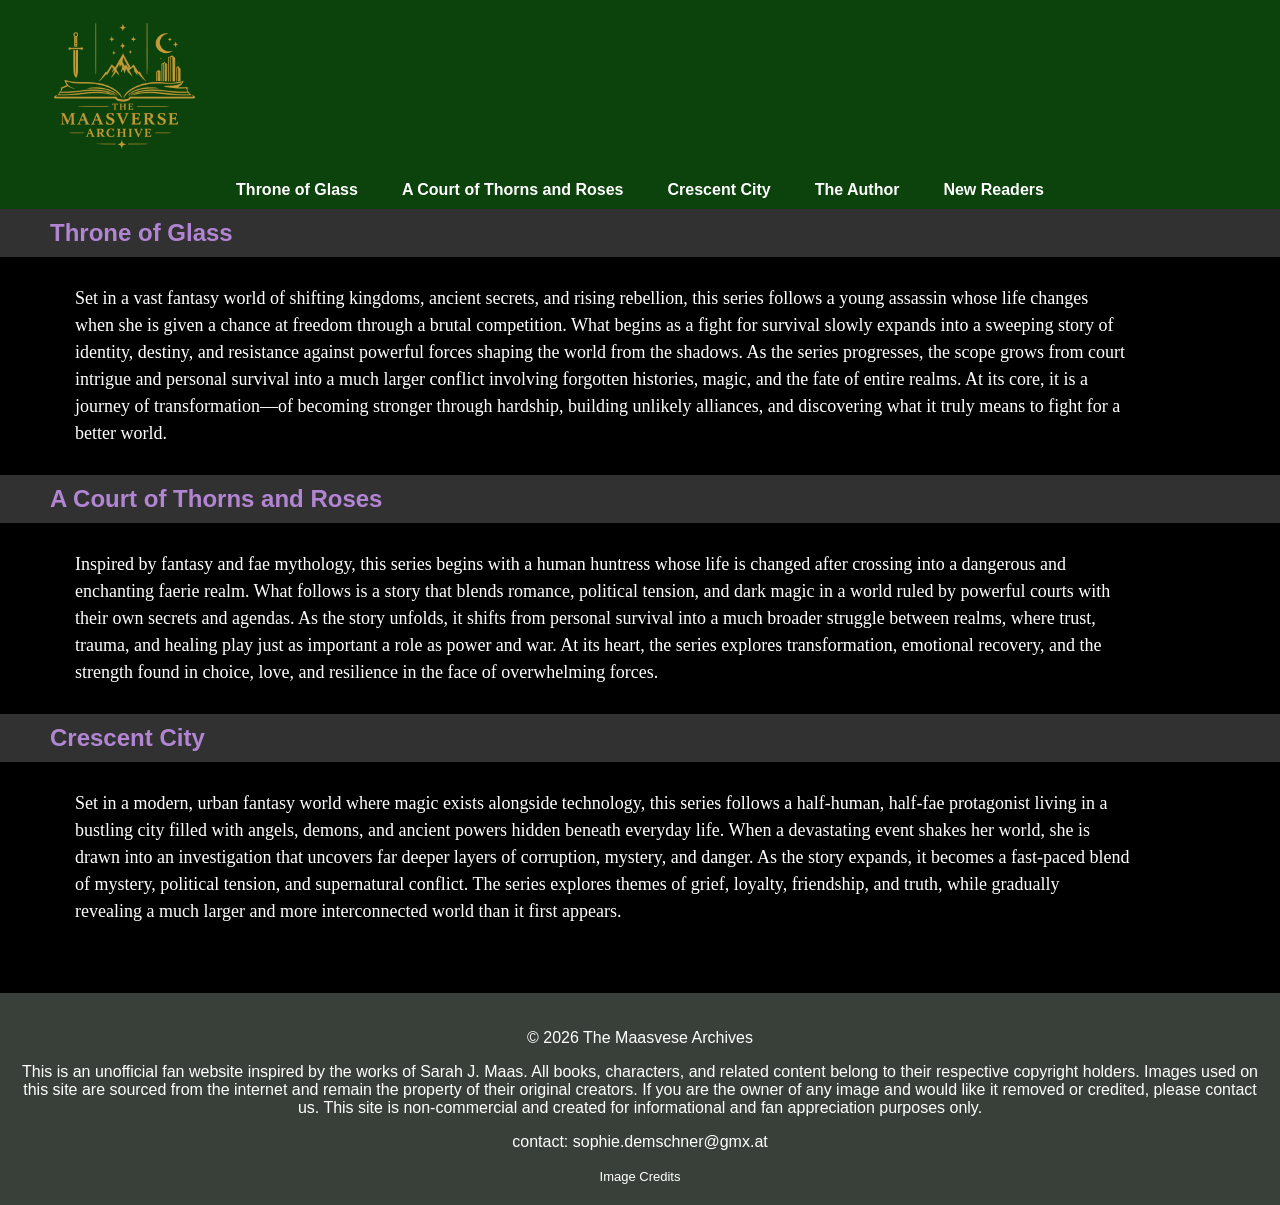
<file: newReaders.html>
<!DOCTYPE html>
<html lang="en-US">

<head>
    <title>New Readers - Sarah J. Maas</title>
    <link rel="stylesheet" href="theme.css">
    <link href="https://fonts.googleapis.com/css2?family=Tangerine&display=swap" rel="stylesheet">
    <meta charset="UTF-8">
    <meta name="The Maasvese Archives"
        content="A fan website dedicated to the works of Sarah J. Maas, including Throne of Glass, A Court of Thorns and Roses, and Crescent City. Explore character profiles, book summaries, and more!">

</head>



<body>

    <header id="header">
        <a href="index.html">
            <img class="logo" src="images/logo.png" alt="logo">
        </a>
    </header>

    <nav id="navbar">
        <ul>
            <li><a href="ThronOfGlass.html">Throne of Glass</a></li>
            <li><a href="ACOTAR.html">A Court of Thorns and Roses</a></li>
            <li><a href="CrescantCity.html">Crescent City</a></li>
            <li><a href="author.html">The Author</a></li>
            <li><a href="newReaders.html">New Readers</a></li>
        </ul>
    </nav>


    <section>
        <h2 class="newReaderH">Throne of Glass</h2>
        <p class="newReaderText">Set in a vast fantasy world of shifting kingdoms, ancient secrets, and rising
            rebellion, this series follows a young assassin whose life changes when she is given a chance at freedom
            through a brutal competition. What begins as a fight for survival slowly expands into a sweeping story of
            identity, destiny, and resistance against powerful forces shaping the world from the shadows.

            As the series progresses, the scope grows from court intrigue and personal survival into a much larger
            conflict involving forgotten histories, magic, and the fate of entire realms. At its core, it is a journey
            of transformation—of becoming stronger through hardship, building unlikely alliances, and discovering what
            it truly means to fight for a better world.</p>

        <h2 class="newReaderH">A Court of Thorns and Roses</h2>
        <p class="newReaderText">Inspired by fantasy and fae mythology, this series begins with a human huntress whose
            life is changed after crossing into a dangerous and enchanting faerie realm. What follows is a story that
            blends romance, political tension, and dark magic in a world ruled by powerful courts with their own secrets
            and agendas.

            As the story unfolds, it shifts from personal survival into a much broader struggle between realms, where
            trust, trauma, and healing play just as important a role as power and war. At its heart, the series explores
            transformation, emotional recovery, and the strength found in choice, love, and resilience in the face of
            overwhelming forces.</p>

        <h2 class="newReaderH">Crescent City</h2>
        <p class="newReaderText">Set in a modern, urban fantasy world where magic exists alongside technology, this
            series follows a half-human, half-fae protagonist living in a bustling city filled with angels, demons, and
            ancient powers hidden beneath everyday life. When a devastating event shakes her world, she is drawn into an
            investigation that uncovers far deeper layers of corruption, mystery, and danger.

            As the story expands, it becomes a fast-paced blend of mystery, political tension, and supernatural
            conflict. The series explores themes of grief, loyalty, friendship, and truth, while gradually revealing a
            much larger and more interconnected world than it first appears.</p>
    </section>

    <div class="separation"></div>


    <footer id="footer">
        <p>© 2026 The Maasvese Archives</p>

        <p>This is an unofficial fan website inspired by the works of Sarah J. Maas. All books, characters, and related
            content belong to their respective copyright holders.

            Images used on this site are sourced from the internet and remain the property of their original creators.
            If you are the owner of any image and would like it removed or credited, please contact us.

            This site is non-commercial and created for informational and fan appreciation purposes only.</p>
        <p>contact: sophie.demschner@gmx.at</p>
        <a id="credit" href="images.html">Image Credits</a>
    </footer>
</body>

</html>
</file>
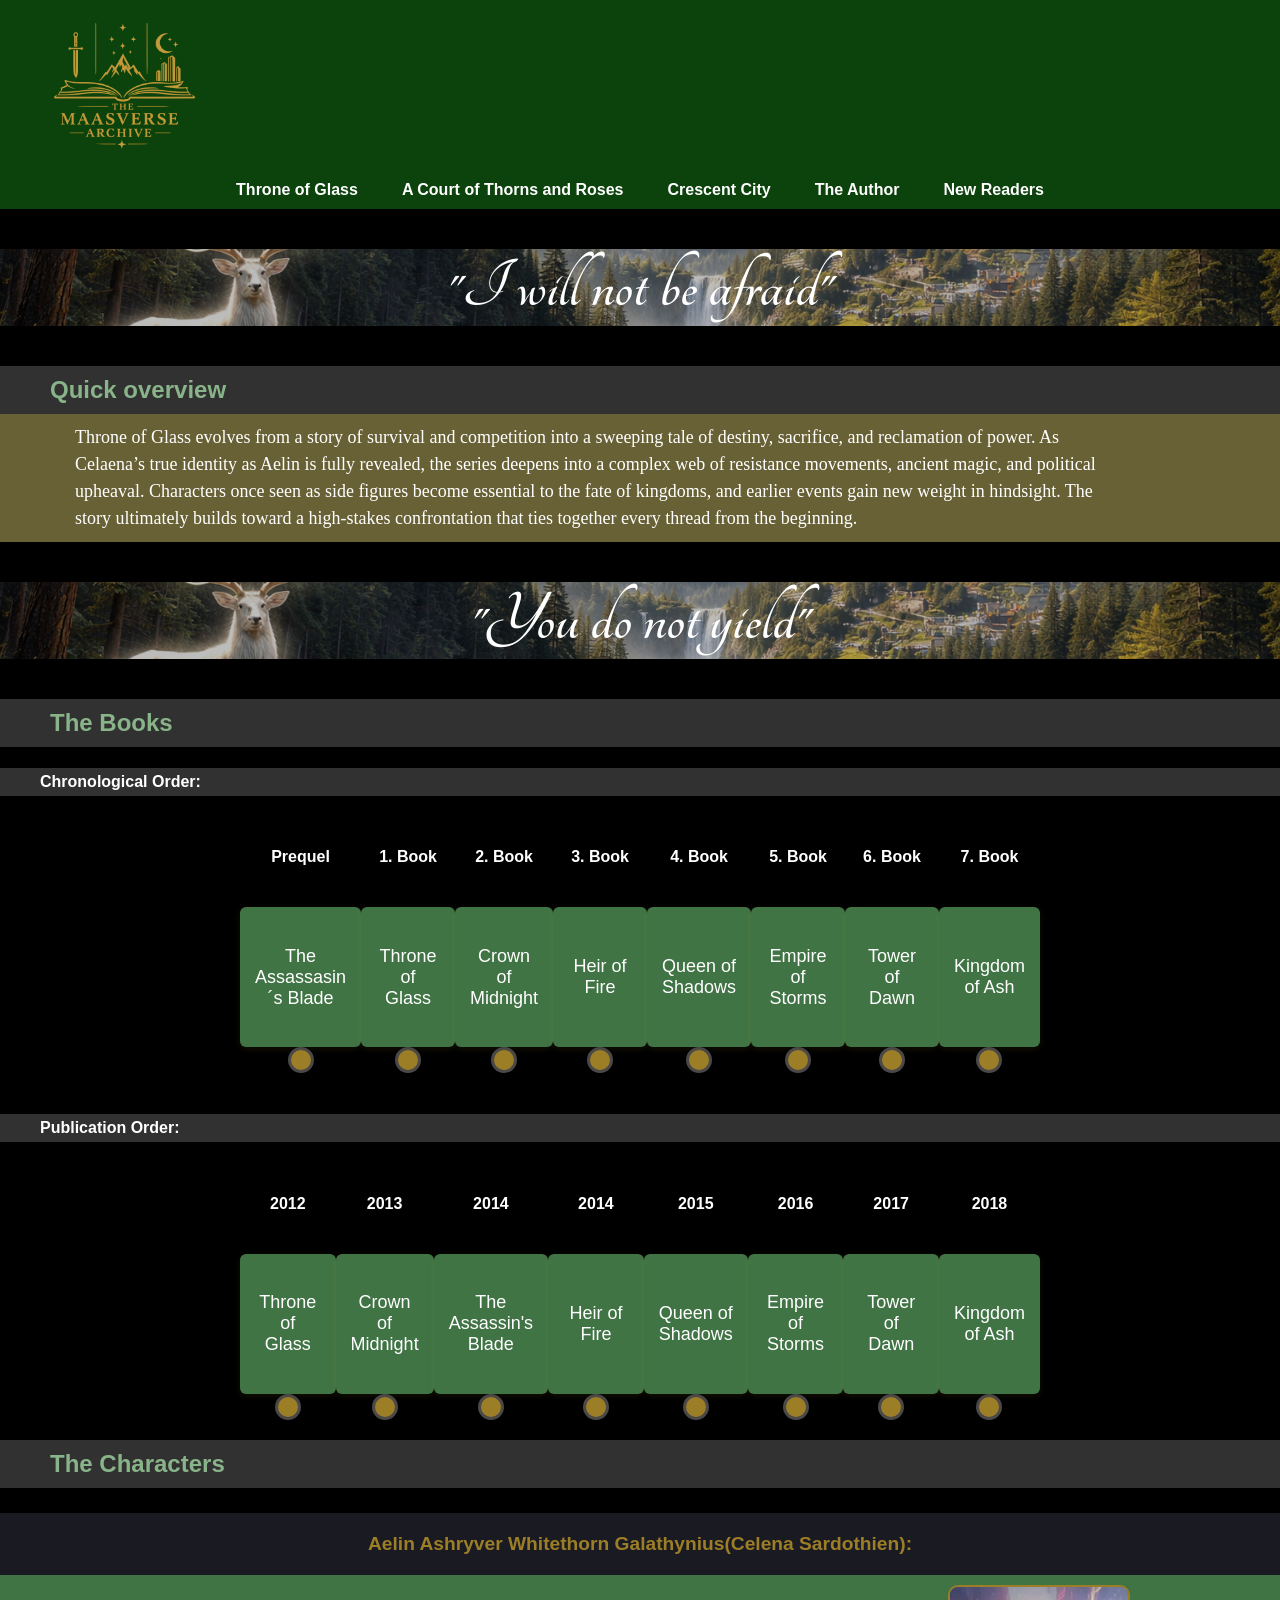
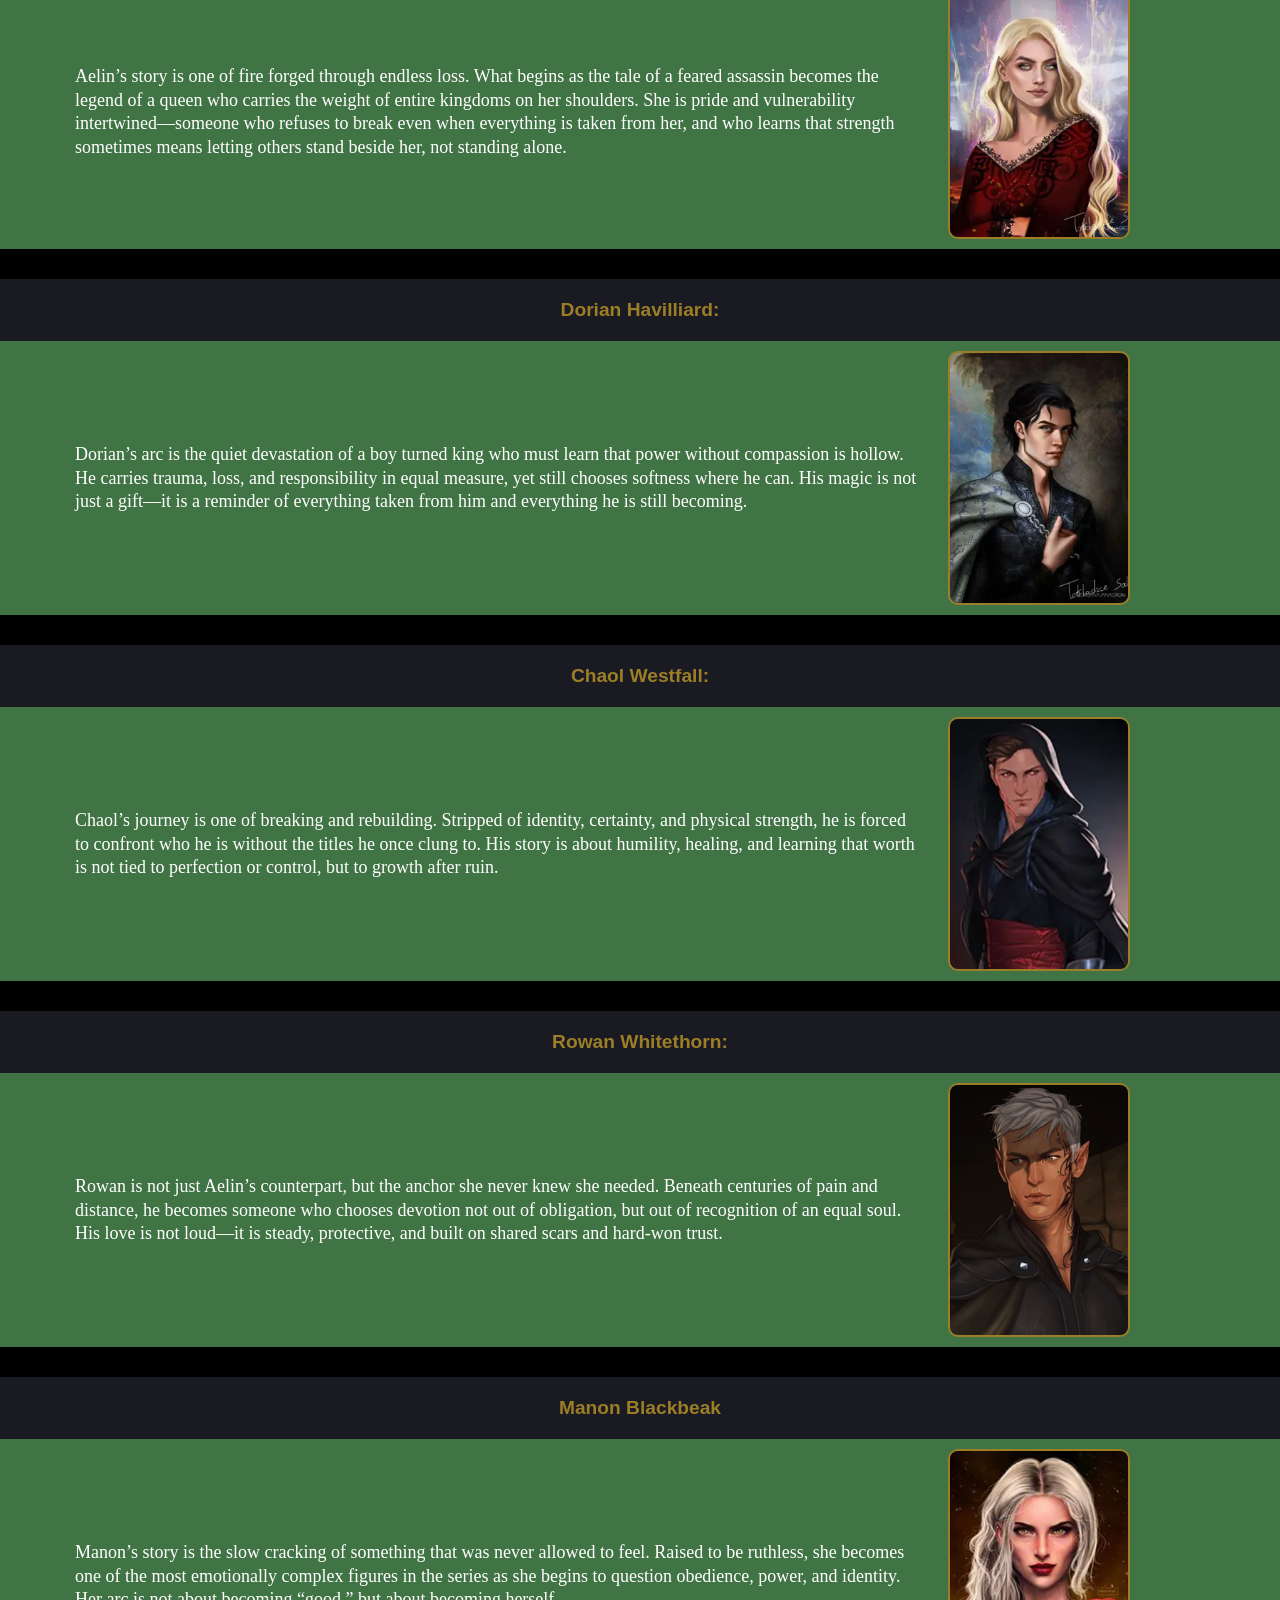
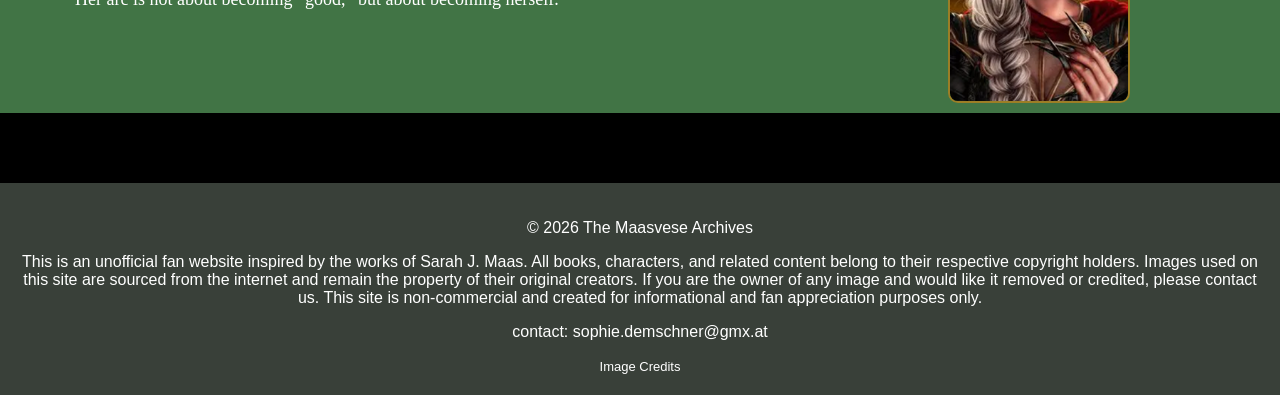
<file: ThronOfGlass.html>
<!DOCTYPE html>
<html lang="en-US">

<head>
    <title>Throne of Glass</title>
    <link rel="stylesheet" href="theme.css">
    <link href="https://fonts.googleapis.com/css2?family=Tangerine&display=swap" rel="stylesheet">

    <meta charset="UTF-8">
    <meta name="The Maasvese Archives"
        content="A fan website dedicated to the works of Sarah J. Maas, including Throne of Glass, A Court of Thorns and Roses, and Crescent City. Explore character profiles, book summaries, and more!">

</head>




<body>

    <header id="header">
        <a href="index.html">
            <img class="logo" src="images/logo.png" alt="logo">
        </a>
    </header>

    <nav id="navbar">
        <ul>
            <li><a href="ThronOfGlass.html">Throne of Glass</a></li>
            <li><a href="ACOTAR.html">A Court of Thorns and Roses</a></li>
            <li><a href="CrescantCity.html">Crescent City</a></li>
            <li><a href="author.html">The Author</a></li>
            <li><a href="newReaders.html">New Readers</a></li>
        </ul>
    </nav>

    <section>
        <h3 class="togquote">"I will not be afraid"</h3>
        <h2 class="togH">Quick overview</h2>
        <p id="togTextOverview">Throne of Glass evolves from a story of survival and competition into a sweeping tale
            of destiny,
            sacrifice, and reclamation of power. As Celaena’s true identity as Aelin is fully revealed,
            the series deepens into a complex web of resistance movements, ancient magic, and political upheaval.
            Characters once seen as side figures become essential to the fate of kingdoms, and earlier events gain new
            weight in
            hindsight.
            The story ultimately builds toward a high-stakes confrontation that ties together every thread from the
            beginning.
        </p>
        <h3 class="togquote">"You do not yield"</h3>


        <h2 class="togH">The Books</h2>
        <h4 class="order">Chronological Order: </h4>
        <div class="timelineHorizontal">
            <div class="TimelineEvent">
                <div class="eventDate">Prequel</div>
                <div class="timelineItemtog">The Assassasin´s Blade</div>
                <div class="eventDottog"> </div>
            </div>
            <div class="TimelineEvent">
                <div class="eventDate">1. Book</div>
                <div class="timelineItemtog">Throne of Glass</div>
                <div class="eventDottog"> </div>
            </div>
            <div class="TimelineEvent">
                <div class="eventDate">2. Book</div>
                <div class="timelineItemtog">Crown of Midnight</div>
                <div class="eventDottog"> </div>
            </div>
            <div class="TimelineEvent">
                <div class="eventDate">3. Book</div>
                <div class="timelineItemtog">Heir of Fire</div>
                <div class="eventDottog"> </div>
            </div>
            <div class="TimelineEvent">
                <div class="eventDate">4. Book</div>
                <div class="timelineItemtog">Queen of Shadows</div>
                <div class="eventDottog"> </div>
            </div>
            <div class="TimelineEvent">
                <div class="eventDate">5. Book</div>
                <div class="timelineItemtog">Empire of Storms</div>
                <div class="eventDottog"> </div>
            </div>
            <div class="TimelineEvent">
                <div class="eventDate">6. Book</div>
                <div class="timelineItemtog">Tower of Dawn</div>
                <div class="eventDottog"> </div>
            </div>
            <div class="TimelineEvent">
                <div class="eventDate">7. Book</div>
                <div class="timelineItemtog">Kingdom of Ash</div>
                <div class="eventDottog"> </div>
            </div>
        </div>


        <h4 class="order">Publication Order: </h4>
        <div class="timelineHorizontal">

            <div class="TimelineEvent">
                <div class="eventDate">2012</div>
                <div class="timelineItemtog">Throne of Glass</div>
                <div class="eventDottog"> </div>
            </div>
            <div class="TimelineEvent">
                <div class="eventDate">2013</div>
                <div class="timelineItemtog">Crown of Midnight</div>
                <div class="eventDottog"> </div>
            </div>
            <div class="TimelineEvent">
                <div class="eventDate">2014</div>
                <div class="timelineItemtog">The Assassin's Blade</div>
                <div class="eventDottog"> </div>
            </div>
            <div class="TimelineEvent">
                <div class="eventDate">2014</div>
                <div class="timelineItemtog">Heir of Fire</div>
                <div class="eventDottog"> </div>
            </div>
            <div class="TimelineEvent">
                <div class="eventDate">2015</div>
                <div class="timelineItemtog">Queen of Shadows</div>
                <div class="eventDottog"> </div>
            </div>
            <div class="TimelineEvent">
                <div class="eventDate">2016</div>
                <div class="timelineItemtog">Empire of Storms</div>
                <div class="eventDottog"> </div>
            </div>
            <div class="TimelineEvent">
                <div class="eventDate">2017</div>
                <div class="timelineItemtog">Tower of Dawn</div>
                <div class="eventDottog"> </div>
            </div>
            <div class="TimelineEvent">
                <div class="eventDate">2018</div>
                <div class="timelineItemtog">Kingdom of Ash</div>
                <div class="eventDottog"> </div>
            </div>
        </div>

        <h2 class="togH">The Characters</h2>
        <div>
            <div class="charactersCard">
                <h4 class="togCharacter"> Aelin Ashryver Whitethorn Galathynius(Celena Sardothien): </h4>
                <div class="boxtog">
                    <p class="togText">Aelin’s story is one of fire forged through endless loss. What begins as the tale
                        of
                        a feared assassin
                        becomes
                        the legend of a queen who carries the weight of entire kingdoms on her shoulders. She is pride
                        and
                        vulnerability
                        intertwined—someone who refuses to break even when everything is taken from her, and who learns
                        that
                        strength
                        sometimes means letting others stand beside her, not standing alone.</p>
                    <img class="pic" src="images/aelin.png" alt="aelin">
                </div>
            </div>
            <div class="charactersCard">
                <h4 class="togCharacter"> Dorian Havilliard: </h4>
                <div class="boxtog">
                    <p class="togText">Dorian’s arc is the quiet devastation of a boy turned king who must learn that
                        power
                        without compassion
                        is
                        hollow. He carries trauma, loss, and responsibility in equal measure, yet still chooses softness
                        where
                        he can.
                        His magic is not just a gift—it is a reminder of everything taken from him and everything he is
                        still
                        becoming.
                    </p>
                    <img class="pic" src="images/dorian.png" alt="dorian">
                </div>
            </div>
            <div class="charactersCard">
                <h4 class="togCharacter"> Chaol Westfall: </h4>
                <div class="boxtog">
                    <p class="togText">Chaol’s journey is one of breaking and rebuilding. Stripped of identity,
                        certainty,
                        and physical
                        strength, he is
                        forced to confront who he is without the titles he once clung to. His story is about humility,
                        healing,
                        and
                        learning that worth is not tied to perfection or control, but to growth after ruin.</p>
                    <img class="pic" src="images/chaol.png" alt="chaol">
                </div>
            </div>
            <div class="charactersCard">
                <h4 class="togCharacter"> Rowan Whitethorn: </h4>
                <div class="boxtog">
                    <p class="togText">Rowan is not just Aelin’s counterpart, but the anchor she never knew she needed.
                        Beneath centuries of
                        pain and
                        distance, he becomes someone who chooses devotion not out of obligation, but out of recognition
                        of
                        an
                        equal
                        soul. His love is not loud—it is steady, protective, and built on shared scars and hard-won
                        trust.
                    </p>
                    <img class="pic" src="images/rowan.png" alt="rowan">
                </div>
            </div>
            <div class="charactersCard">
                <h4 class="togCharacter"> Manon Blackbeak</h4>
                <div class="boxtog">
                    <p class="togText">Manon’s story is the slow cracking of something that was never allowed to feel.
                        Raised to be ruthless,
                        she
                        becomes one of the most emotionally complex figures in the series as she begins to question
                        obedience,
                        power,
                        and identity. Her arc is not about becoming “good,” but about becoming herself.</p>

                    <img class="pic" src="images/manon.png" alt="manon">
                </div>
            </div>
        </div>

    </section>

    <div class="separation"></div>


    <footer id="footer">
        <p>© 2026 The Maasvese Archives</p>

        <p>This is an unofficial fan website inspired by the works of Sarah J. Maas. All books, characters, and related
            content belong to their respective copyright holders.

            Images used on this site are sourced from the internet and remain the property of their original creators.
            If you are the owner of any image and would like it removed or credited, please contact us.

            This site is non-commercial and created for informational and fan appreciation purposes only.</p>
        <p>contact: sophie.demschner@gmx.at</p>
        <a id="credit" href="images.html">Image Credits</a>
    </footer>
</body>

</html>
</file>
<file: theme.css>
/* ========================================
   GLOBAL STYLES
   ======================================== */
body {
    background-color: black;
    color: white;
    margin: 0;
    font-family: Arial, sans-serif;
}

.Heading {
    color: white;
}

/* ========================================
   HEADER & NAVIGATION
   ======================================== */

#header {
    display: flex;
    justify-content: space-between;
    align-items: center;
    background-color: rgb(12, 66, 12);
    position: relative;
}

.logo {
    color: white;
    margin: 0;
    padding: 0;
    width: 250px;
}

#navbar {
    background-color: rgb(12, 66, 12);
    padding: 10px 20px;
    display: flex;
    justify-content: center;
    align-items: center;
    position: sticky;
    top: 0;
    z-index: 1000;

}

#navbar ul {
    list-style: none;
    display: flex;
    margin: 0;
    padding: 0;
    gap: 20px;
}

#navbar a {
    text-decoration: none;
    color: white;
    font-weight: bold;
    padding: 8px 12px;
    border-radius: 5px;
    transition: 0.3s;
}

#navbar a:hover {
    background-color: white;
    color: rgb(12, 66, 12);
}

/* ========================================
   MAIN CONTENT & ARTICLES
   ======================================== */
.mainPic{
    width: 50%;
     border-radius: 10px;
    border: 2px solid rgb(156, 126, 38);
    flex-shrink: 0;
}
   #article {
    background-color: rgb(51, 74, 54);
    justify-content: center;
    align-items: center;
    text-align: center;
}

.separation {
    width: 100%;
    height: 40px;
    background-color: rgb(0, 0, 0);
}
.infoText{
    justify-content: center;
    align-items: center;
    text-align: center;
    padding: 20px;
    font-size: larger;
    font-family: 'Times New Roman', Times, serif;
    line-height: 1.5;
    margin: 0;
}

/* ========================================
   NEW READER LINK
   ======================================== */
#newReaderLink {
    background-color: rgb(120, 96, 24);
    padding: 10px 20px;
}

#newReaderLink a {
    display: inline-block;
    color: rgb(120, 96, 24);
    background-color: rgb(255, 255, 255);
    border-radius: 5px;
    padding: 8px 12px;
    transition: 0.3s;
    text-decoration: none;
    font-weight: bold;
}

#newReaderLink a:hover {
    background-color: white;
    color: rgb(120, 96, 24);
}

/* ========================================
   CARDS & GRID LAYOUT
   ======================================== */
#grid {
    display: flex;
    gap: 20px;
    flex-wrap: wrap;
    flex-direction: column;
    justify-content: center;
    align-items: center;
    text-align: center;
}

.card {
    display: flex;
    position: relative;
    width: 85%;
    overflow: hidden;
    border-radius: 10px;
    justify-content: center;
    align-items: center;
    text-align: center;
}

.card img {
    width: 100%;
    display: block;
    justify-content: center;
    align-items: center;
    text-align: center;
}

/* ========================================
   OVERLAY STYLES
   ======================================== */
#overlaytog,
#overlayacotar,
#overlaycc {
    position: absolute;
    left: 0;
    top: 20px;
    width: 100%;
    display: flex;
    padding: 75px 100px;
    font-size: 3rem;
    color: white;
    transform: translateX(-100%);
    transition: transform 0.4s ease;
}

#overlaytog {
    background: rgb(37, 92, 37);
}

#overlayacotar {
    background: rgb(2, 4, 49);
}

#overlaycc {
    background: rgb(100, 6, 6);
}

#overlaytog a,
#overlayacotar a,
#overlaycc a {
    text-decoration: none;
    font-family: "Tangerine", cursive;
}

/* Overlay Hover Effects */
.card:hover #overlaytog,
.card:hover #overlayacotar,
.card:hover #overlaycc {
    transform: translateX(0);
}



/* ========================================
   TOG SECTION
   ======================================== */
.boxtog {
    display: flex;
    flex-direction: row;
    align-items: center;
    gap: 30px;

    font-size: large;
    background-color: #417445;
    margin-top: 0;
    margin-bottom: 30px;

    font-family: 'Times New Roman', Times, serif;
    line-height: 1.3;
    padding-top: 10px;
    padding-bottom: 10px;
    padding-left: 75px;
    padding-right: 150px;

}

.pic {

    border-radius: 10px;
    border: 2px solid rgb(156, 126, 38);
    flex-shrink: 0;
    width: 178px;
    height: 250px;
}

.togH {
    color: rgb(137, 180, 137);
    background-color: rgb(49, 49, 50);
    padding: 10px 50px;
    margin: 0;
}

.togquote {
    color: rgb(255, 255, 255);
    font-family: "Tangerine", cursive;
    font-size: 4.5rem;
    margin-top: 40px;
    margin-bottom: 40px;
    text-align: center;
    background-image: url(images/ToGPicsmall.png);
    background-size: cover;
    background-position: center;
    background-repeat: no-repeat;
}

#togTextOverview {
    background-color: rgb(105, 97, 54);
    padding-top: 10px;
    padding-bottom: 10px;
    padding-left: 75px;
    padding-right: 150px;
    font-size: large;
    font-family: 'Times New Roman', Times, serif;
    line-height: 1.5;
    margin: 0;
}

.togCharacter {
    color: rgb(156, 126, 38);
    background: #1a1a22;
    padding: 20px;
    text-align: center;
    margin-bottom: 0;
    font-size: larger;
}

.togbooks {
    color: white;
}

/* ========================================
   TIMELINE  SECTION
   ======================================== */
.order {
    padding-left: 40px;
    padding-top: 5px;
    padding-bottom: 5px;
    background-color: rgb(49, 49, 50);
}

.timelineHorizontal {
    display: flex;
    justify-content: space-between;
    align-items: center;
    position: relative;
    max-width: 800px;
    margin: auto;
    padding: 20px 0;
}

.timelineHorizontal::before {
    content: '';
    position: absolute;
    top: 50%;
    left: 0;
    width: 100%;
    height: 4px;

    transform: translateY(-50%);
}

.timelineEvent,
.TimelineEvent {
    text-align: center;
    position: relative;
    flex: 1;
    display: flex;
    flex-direction: column;
    align-items: center;
}

.eventDate {
    font-weight: bold;

    padding-bottom: 10px;
    margin-bottom: 10px;
    color: white;
    min-height: 40px;
    display: flex;
    align-items: center;
    justify-content: center;
}

.eventDottog {
    width: 20px;
    height: 20px;
    background-color: rgb(156, 126, 38);
    border: 3px solid rgb(75, 72, 72);
    border-radius: 50%;
    margin: auto;
    position: relative;
    z-index: 1;
}

.eventDotacotar {
    width: 20px;
    height: 20px;
    background-color: rgb(220, 220, 218);
    border: 3px solid rgb(75, 72, 72);
    border-radius: 50%;
    margin: auto;
    position: relative;
    z-index: 1;
}

.timelineItemtog {
    margin-top: 10px;
    background: #417445;
    padding: 30px 15px 30px 15px;
    border-radius: 6px;
    box-shadow: 0 2px 6px rgba(193, 164, 21, 0.1);
    text-align: center;
    height: 80px;
    display: flex;
    align-items: center;
    justify-content: center;
    font-size: large;
    overflow: hidden;
}

.timelineItemacotar {
    margin-top: 10px;
    background: rgb(2, 4, 49);
    ;
    padding: 30px 15px 30px 15px;
    border-radius: 6px;
    box-shadow: 0 2px 6px rgba(193, 164, 21, 0.1);
    text-align: center;
    height: 80px;
    display: flex;
    align-items: center;
    justify-content: center;
    font-size: large;
    overflow: hidden;
}

/* ========================================
   ACOTAR  SECTION
   ======================================== */
.acotarH {
    color: rgb(109, 113, 174);
    background-color: rgb(49, 49, 50);
    padding: 10px 50px;
    margin: 0;
}

#acotarTextOverview {
    background-color: rgb(92, 92, 101);
    padding-top: 10px;
    padding-bottom: 10px;
    padding-left: 75px;
    padding-right: 150px;
    font-size: large;
    font-family: 'Times New Roman', Times, serif;
    line-height: 1.5;
    margin: 0;
}

.acotarquote {
    color: rgb(255, 255, 255);
    font-family: "Tangerine", cursive;
    font-size: 4.5rem;
    text-align: center;
    background-image: url(images/acotarPicSmall.png);
    background-size: cover;
    background-position: center;
    background-repeat: no-repeat;
    margin-top: 40px;
    margin-bottom: 40px;
}


.acotarCharacters {
    color: rgb(92, 92, 101);
    background: #1a1a22;
    padding: 20px;
    text-align: center;
    margin-bottom: 0;
    font-size: larger;
}

.boxacotar {
    display: flex;
    flex-direction: row;
    align-items: center;
    gap: 30px;

    font-size: large;
    background-color: rgb(2, 4, 49);
    ;
    margin-top: 0;
    margin-bottom: 30px;

    font-family: 'Times New Roman', Times, serif;
    line-height: 1.3;
    padding-top: 10px;
    padding-bottom: 10px;
    padding-left: 75px;
    padding-right: 150px;


}


.acotarBooks {
    color: white;
}

/* ========================================
   CC SECTION
   ======================================== */
.ccH {
    color: rgb(176, 104, 104);
    background-color: rgb(49, 49, 50);
    padding: 10px 50px;
    margin: 0;
}

.ccquote {
    color: rgb(255, 255, 255);
    font-family: "Tangerine", cursive;
    font-size: 4.5rem;
    text-align: center;
    background-image: url(images/CrescentCityPicsmall.png);
    background-size: cover;
    background-position: center;
    background-repeat: no-repeat;
    margin-top: 40px;
    margin-bottom: 40px;
}

.ccCharacter {
    color: rgb(107, 58, 58);
    background: #1a1a22;
    padding: 20px;
    text-align: center;
    margin-bottom: 0;
    font-size: larger;

}

#ccTextOverview {
    background-color: rgb(107, 58, 58);
    padding-top: 10px;
    padding-bottom: 10px;
    padding-left: 75px;
    padding-right: 150px;
    font-size: large;
    font-family: 'Times New Roman', Times, serif;
    line-height: 1.5;
    margin: 0;
}

.timelineItemcc {
    margin-top: 10px;
    background: rgb(100, 6, 6);
    padding: 30px 15px 30px 15px;
    border-radius: 6px;
    box-shadow: 0 2px 6px rgba(193, 164, 21, 0.1);
    text-align: center;
    height: 80px;
    display: flex;
    align-items: center;
    justify-content: center;
    font-size: large;
    overflow: hidden;
}

.eventDotcc {
    width: 20px;
    height: 20px;
    background-color: rgb(107, 58, 58);
    border: 3px solid rgb(75, 72, 72);
    border-radius: 50%;
    margin: auto;
    position: relative;
    z-index: 1;
}

.boxcc {
    display: flex;
    flex-direction: row;
    align-items: center;
    gap: 30px;

    font-size: large;
    background-color: rgb(100, 6, 6);
    margin-top: 0;
    margin-bottom: 30px;

    font-family: 'Times New Roman', Times, serif;
    line-height: 1.3;
    padding-top: 10px;
    padding-bottom: 10px;
    padding-left: 75px;
    padding-right: 150px;

}

/* ========================================
   AUTHOR SECTION
   ======================================== */
.authorH {
    color: rgb(110, 187, 234);
    background-color: rgb(49, 49, 50);
    padding: 10px 50px;
    border: 20px;
    border-color: rgb(61, 61, 61);
}

.authorText {
    padding-top: 10px;
    padding-bottom: 10px;
    padding-left: 75px;
    padding-right: 150px;
    font-size: large;
    font-family: 'Times New Roman', Times, serif;
    line-height: 1.5;
}

.column {
    display: flex;
    flex-basis: 50%;
}

.column img {
    width: 250px;
    height: 350px;
    margin-right: 20px;
}

.authorList {
    font-family: 'Times New Roman', Times, serif;
    line-height: 1.3;
    padding-top: 10px;
    padding-bottom: 10px;
    padding-left: 75px;
    padding-right: 150px;

}


/* ========================================
   NEW READER SECTION
   ======================================== */
.newReaderH {
    color: rgb(178, 133, 211);
    background-color: rgb(49, 49, 50);
    padding: 10px 50px;
    margin: 0;

}

.newReaderText {
    padding-top: 10px;
    padding-bottom: 10px;
    padding-left: 75px;
    padding-right: 150px;
    font-size: large;
    font-family: 'Times New Roman', Times, serif;
    line-height: 1.5;

}


#footer {
    background-color: rgb(57, 64, 57);
    color: white;
    text-align: center;
    padding: 20px;
}

#credit {
    color: rgb(255, 255, 255);
    font-size: small;
    background-color: rgb(57, 64, 57);
    text-decoration: none;
    border-radius: 5px;
}

#credit:hover {
    color: rgb(57, 64, 57);
    background-color: rgb(255, 255, 255);
}

.cpic {
    border-radius: 10px;
    border: 2px solid rgb(156, 126, 38);
    flex-shrink: 0;
    width: 107px;
    height: 150px;
}
</file>
